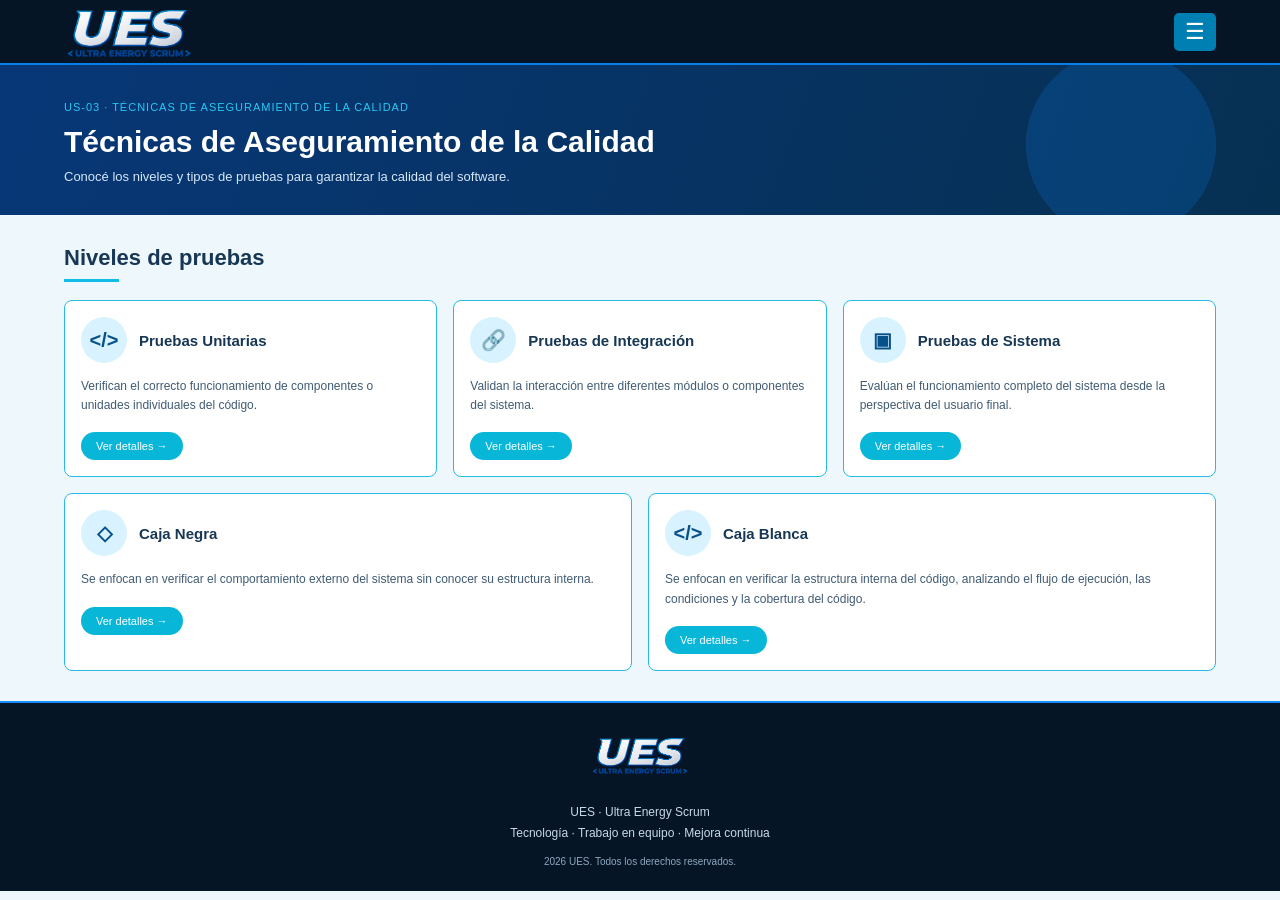
<file: Html/aseguramiento_de_calidad.html>
<!DOCTYPE html>
<html lang="es">

<head>
    <meta charset="UTF-8">
    <meta name="viewport" content="width=device-width, initial-scale=1.0">
    <title>Técnicas de Aseguramiento de la Calidad</title>
    <link rel="stylesheet" href="../css/aseguramiento_de_calidad.css">
     <link rel="icon" type="image/png" href="../imagenes/LOGOUES2.png">
  <link rel="stylesheet" href="../css/navegacion.css">
</head>

<body>

    <header class="encabezado">

        <a href="../Html/Inicio.html" class="logo">
            <img src="../imagenes/LOGOUES2.png" alt="UES Ultra Energy Scrum">
        </a>

        <nav class="menu" aria-label="Navegación principal">
  <button type="button" class="menu-boton" aria-label="Abrir menú" aria-expanded="false" aria-controls="menu-principal">☰</button>
  <div class="menu-opciones" id="menu-principal">
    <a href="Inicio.html">Inicio</a>
    <div class="menu-grupo">
      <div class="fila-menu"><a href="aseguramiento_de_calidad.html">Gestión de Calidad</a><button type="button" class="flecha" aria-label="Mostrar subsecciones de Gestión de Calidad" aria-expanded="false" aria-controls="submenu-gestion">▾</button></div>
      <ul class="submenu" id="submenu-gestion">
        <li><span class="menu-pendiente">US-02 Fundamentos (en desarrollo)</span></li>
        <li><a href="aseguramiento_de_calidad.html">US-03 Técnicas de aseguramiento</a></li>
        <li><a href="tecnicas_de_aseguramiento.html">US-04 Herramientas de calidad</a></li>
      </ul>
    </div>
    <div class="menu-grupo">
      <div class="fila-menu"><a href="SDLC.html">Procesos de desarrollo del software</a><button type="button" class="flecha" aria-label="Mostrar subsecciones de Procesos" aria-expanded="false" aria-controls="submenu-procesos">▾</button></div>
      <ul class="submenu" id="submenu-procesos">
        <li><a href="SDLC.html">Ciclo de vida del software (SDLC)</a></li>
        <li><span class="menu-pendiente">US-06 Modelos tradicionales (en desarrollo)</span></li>
        <li><span class="menu-pendiente">US-07 Modelos de desarrollo (en desarrollo)</span></li>
      </ul>
    </div>
    <div class="menu-grupo">
      <div class="fila-menu"><a href="Scrum_profundo.html">Metodologías en detalle</a><button type="button" class="flecha" aria-label="Mostrar metodologías" aria-expanded="false" aria-controls="submenu-metodologias">▾</button></div>
      <ul class="submenu" id="submenu-metodologias">
        <li><a href="Scrum_profundo.html">Scrum</a></li>
        <li><a href="kanban_profundo.html">Kanban</a></li>
      </ul>
    </div>
    <div class="menu-grupo">
      <div class="fila-menu"><span class="menu-etiqueta">Recursos y aprendizaje</span><button type="button" class="flecha" aria-label="Mostrar recursos planificados" aria-expanded="false" aria-controls="submenu-recursos">▾</button></div>
      <ul class="submenu" id="submenu-recursos">
        <li><span class="menu-pendiente">US-12 Glosario (en desarrollo)</span></li>
        <li><span class="menu-pendiente">US-13 Preguntas frecuentes (en desarrollo)</span></li>
        <li><span class="menu-pendiente">US-14 Enlaces de interés (en desarrollo)</span></li>
        <li><span class="menu-pendiente">US-15 Ejercicios (en desarrollo)</span></li>
      </ul>
    </div>
    <a href="nosotros.html">Sobre nosotros</a>
    <a href="Formulario.html">Contacto</a>
    <div class="menu-grupo">
      <div class="fila-menu"><a href="cuadro_comparativo.html">Herramientas interactivas</a><button type="button" class="flecha" aria-label="Mostrar herramientas interactivas" aria-expanded="false" aria-controls="submenu-interactivas">▾</button></div>
      <ul class="submenu" id="submenu-interactivas">
        <li><a href="cuadro_comparativo.html">US-18 Comparador de metodologías</a></li>
        <li><a href="Encuesta.html">US-19 Encuesta metodológica</a></li>
      </ul>
    </div>
  </div>
</nav>

    </header>


    <section class="portada">

        <div class="portada-texto">

            <span class="etiqueta">
                US-03 · TÉCNICAS DE ASEGURAMIENTO DE LA CALIDAD
            </span>

            <h1>Técnicas de Aseguramiento de la Calidad</h1>

            <p>
                Conocé los niveles y tipos de pruebas para garantizar
                la calidad del software.
            </p>

        </div>

        <div class="circulo"></div>

    </section>
    <main>

        <section class="seccion" id="procesos">

            <h2>Niveles de pruebas</h2>

            <div class="linea"></div>

            <div class="tarjetas">

                <article class="tarjeta">

                    <div class="cabecera-tarjeta">

                        <div class="icono">&lt;/&gt;</div>

                        <h3>Pruebas Unitarias</h3>

                    </div>

                    <p>
                        Verifican el correcto funcionamiento de componentes
                        o unidades individuales del código.
                    </p>

                    <button class="ver-detalles" data-detalle="detalle1">
                        Ver detalles →
                    </button>

                    <p class="detalle" id="detalle1">
                        Se realizan para comprobar que cada parte del
                        programa funcione correctamente por separado.
                    </p>

                </article>


                <article class="tarjeta">

                    <div class="cabecera-tarjeta">

                        <div class="icono">🔗</div>

                        <h3>Pruebas de Integración</h3>

                    </div>

                    <p>
                        Validan la interacción entre diferentes módulos
                        o componentes del sistema.
                    </p>

                    <button class="ver-detalles" data-detalle="detalle2">
                        Ver detalles →
                    </button>

                    <p class="detalle" id="detalle2">
                        Comprueban que los módulos puedan comunicarse
                        correctamente y trabajar juntos.
                    </p>

                </article>


                <article class="tarjeta">

                    <div class="cabecera-tarjeta">

                        <div class="icono">▣</div>

                        <h3>Pruebas de Sistema</h3>

                    </div>

                    <p>
                        Evalúan el funcionamiento completo del sistema
                        desde la perspectiva del usuario final.
                    </p>

                    <button class="ver-detalles" data-detalle="detalle3">
                        Ver detalles →
                    </button>

                    <p class="detalle" id="detalle3">
                        Se prueba el programa completo para verificar
                        que cumpla con los requisitos establecidos.
                    </p>

                </article>


                <article class="tarjeta tarjeta-grande">

                    <div class="cabecera-tarjeta">

                        <div class="icono">◇</div>

                        <h3>Caja Negra</h3>

                    </div>

                    <p>
                        Se enfocan en verificar el comportamiento externo
                        del sistema sin conocer su estructura interna.
                    </p>

                    <button class="ver-detalles" data-detalle="detalle4">
                        Ver detalles →
                    </button>

                    <p class="detalle" id="detalle4">
                        Se ingresan datos y se comprueban los resultados
                        para ver si el programa funciona como se espera.
                    </p>

                </article>


                <article class="tarjeta tarjeta-grande">

                    <div class="cabecera-tarjeta">

                        <div class="icono">&lt;/&gt;</div>

                        <h3>Caja Blanca</h3>

                    </div>

                    <p>
                        Se enfocan en verificar la estructura interna del
                        código, analizando el flujo de ejecución,
                        las condiciones y la cobertura del código.
                    </p>

                    <button class="ver-detalles" data-detalle="detalle5">
                        Ver detalles →
                    </button>

                    <p class="detalle" id="detalle5">
                        Se revisa el código para comprobar las instrucciones,
                        condiciones y caminos que puede seguir el programa.
                    </p>

                </article>

            </div>

        </section>

    </main>


    <footer>

        <img src="../imagenes/LOGOUES2.png" alt="UES Ultra Energy Scrum">

        <p>UES · Ultra Energy Scrum</p>

        <p>Tecnología · Trabajo en equipo · Mejora continua</p>

            <p class="copyright">
               2026 UES. Todos los derechos reservados.
            </p>

    </footer>


        <script src="../js/aseguramiento_de_calidad.js"></script>

      <script src="../js/navegacion.js"></script>
</body>

</html>
</file>
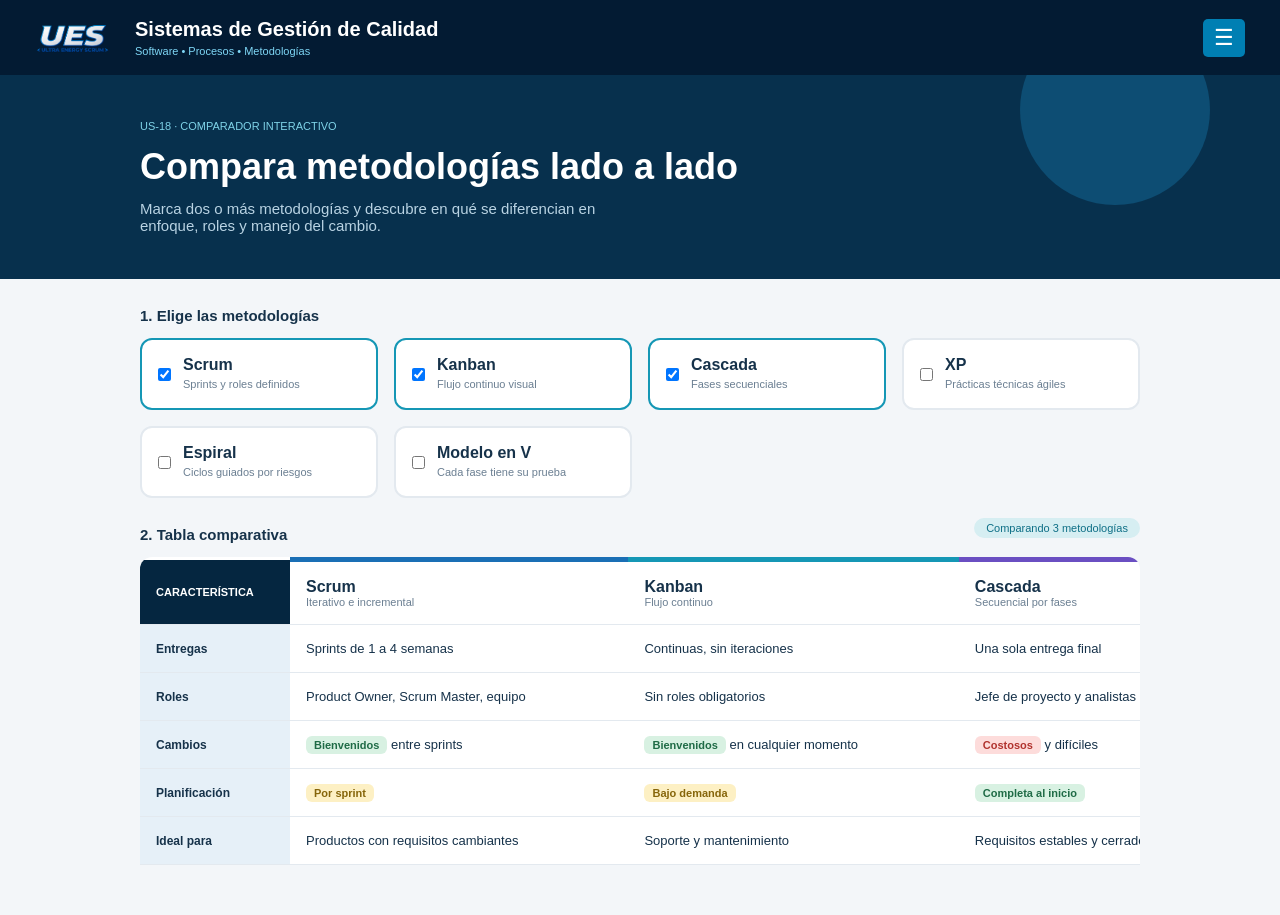
<file: Html/cuadro_comparativo.html>
<!DOCTYPE html>
<html lang="es">
<head>
  <meta charset="UTF-8">
  <meta name="viewport" content="width=device-width, initial-scale=1">
  <title>UES - Comparador de metodologías</title>
  <link rel="stylesheet" href="../css/cuadro_comparativo.css">
   <link rel="icon" type="image/png" href="../imagenes/LOGOUES2.png">
  <link rel="stylesheet" href="../css/navegacion.css">
</head>
<body>

  <header>

        <div class="logo">
            <img src="../imagenes/LOGOUES2.png" alt="Logo UES">
        </div>

        <div class="titulo">
            <h1>Sistemas de Gestión de Calidad</h1>
            <p>Software • Procesos • Metodologías</p>
        </div>

        <nav class="menu" aria-label="Navegación principal">
  <button type="button" class="menu-boton" aria-label="Abrir menú" aria-expanded="false" aria-controls="menu-principal">☰</button>
  <div class="menu-opciones" id="menu-principal">
    <a href="Inicio.html">Inicio</a>
    <div class="menu-grupo">
      <div class="fila-menu"><a href="aseguramiento_de_calidad.html">Gestión de Calidad</a><button type="button" class="flecha" aria-label="Mostrar subsecciones de Gestión de Calidad" aria-expanded="false" aria-controls="submenu-gestion">▾</button></div>
      <ul class="submenu" id="submenu-gestion">
        <li><span class="menu-pendiente">US-02 Fundamentos (en desarrollo)</span></li>
        <li><a href="aseguramiento_de_calidad.html">US-03 Técnicas de aseguramiento</a></li>
        <li><a href="tecnicas_de_aseguramiento.html">US-04 Herramientas de calidad</a></li>
      </ul>
    </div>
    <div class="menu-grupo">
      <div class="fila-menu"><a href="SDLC.html">Procesos de desarrollo del software</a><button type="button" class="flecha" aria-label="Mostrar subsecciones de Procesos" aria-expanded="false" aria-controls="submenu-procesos">▾</button></div>
      <ul class="submenu" id="submenu-procesos">
        <li><a href="SDLC.html">Ciclo de vida del software (SDLC)</a></li>
        <li><span class="menu-pendiente">US-06 Modelos tradicionales (en desarrollo)</span></li>
        <li><span class="menu-pendiente">US-07 Modelos de desarrollo (en desarrollo)</span></li>
      </ul>
    </div>
    <div class="menu-grupo">
      <div class="fila-menu"><a href="Scrum_profundo.html">Metodologías en detalle</a><button type="button" class="flecha" aria-label="Mostrar metodologías" aria-expanded="false" aria-controls="submenu-metodologias">▾</button></div>
      <ul class="submenu" id="submenu-metodologias">
        <li><a href="Scrum_profundo.html">Scrum</a></li>
        <li><a href="kanban_profundo.html">Kanban</a></li>
      </ul>
    </div>
    <div class="menu-grupo">
      <div class="fila-menu"><span class="menu-etiqueta">Recursos y aprendizaje</span><button type="button" class="flecha" aria-label="Mostrar recursos planificados" aria-expanded="false" aria-controls="submenu-recursos">▾</button></div>
      <ul class="submenu" id="submenu-recursos">
        <li><span class="menu-pendiente">US-12 Glosario (en desarrollo)</span></li>
        <li><span class="menu-pendiente">US-13 Preguntas frecuentes (en desarrollo)</span></li>
        <li><span class="menu-pendiente">US-14 Enlaces de interés (en desarrollo)</span></li>
        <li><span class="menu-pendiente">US-15 Ejercicios (en desarrollo)</span></li>
      </ul>
    </div>
    <a href="nosotros.html">Sobre nosotros</a>
    <a href="Formulario.html">Contacto</a>
    <div class="menu-grupo">
      <div class="fila-menu"><a href="cuadro_comparativo.html">Herramientas interactivas</a><button type="button" class="flecha" aria-label="Mostrar herramientas interactivas" aria-expanded="false" aria-controls="submenu-interactivas">▾</button></div>
      <ul class="submenu" id="submenu-interactivas">
        <li><a href="cuadro_comparativo.html">US-18 Comparador de metodologías</a></li>
        <li><a href="Encuesta.html">US-19 Encuesta metodológica</a></li>
      </ul>
    </div>
  </div>
</nav>

    </header>

  <!-- PORTADA -->
  <div class="portada">
    <div class="circulo"></div>
    <div class="contenedor">
      <p class="etiqueta">US-18 · COMPARADOR INTERACTIVO</p>
      <h1>Compara metodologías lado a lado</h1>
      <p class="descripcion">Marca dos o más metodologías y descubre en qué se diferencian en enfoque, roles y manejo del cambio.</p>
    </div>
  </div>

  <div class="contenedor">

    <h2>1. Elige las metodologías</h2>

    <div class="tarjetas">
      <label class="tarjeta marcada" id="card-scrum">
        <input type="checkbox" id="chk-scrum" checked onclick="mostrar()">
        <span><b>Scrum</b><br><small>Sprints y roles definidos</small></span>
      </label>

      <label class="tarjeta marcada" id="card-kanban">
        <input type="checkbox" id="chk-kanban" checked onclick="mostrar()">
        <span><b>Kanban</b><br><small>Flujo continuo visual</small></span>
      </label>

      <label class="tarjeta marcada" id="card-cascada">
        <input type="checkbox" id="chk-cascada" checked onclick="mostrar()">
        <span><b>Cascada</b><br><small>Fases secuenciales</small></span>
      </label>

      <label class="tarjeta" id="card-xp">
        <input type="checkbox" id="chk-xp" onclick="mostrar()">
        <span><b>XP</b><br><small>Prácticas técnicas ágiles</small></span>
      </label>

      <!-- METODOLOGÍAS AGREGADAS -->
      <label class="tarjeta" id="card-espiral">
        <input type="checkbox" id="chk-espiral" onclick="mostrar()">
        <span><b>Espiral</b><br><small>Ciclos guiados por riesgos</small></span>
      </label>

      <label class="tarjeta" id="card-modelov">
        <input type="checkbox" id="chk-modelov" onclick="mostrar()">
        <span><b>Modelo en V</b><br><small>Cada fase tiene su prueba</small></span>
      </label>
    </div>

    <div class="titulo-tabla">
      <h2>2. Tabla comparativa</h2>
      <span class="contador" id="contador">Comparando 3 metodologías</span>
    </div>

    <p class="aviso" id="aviso">Selecciona al menos 2 metodologías para comparar.</p>

    <div class="caja-tabla">
      <table>
        <tr>
          <th class="esquina">CARACTERÍSTICA</th>
          <th class="col-scrum borde-scrum"><span class="nombre">Scrum</span><span class="sub">Iterativo e incremental</span></th>
          <th class="col-kanban borde-kanban"><span class="nombre">Kanban</span><span class="sub">Flujo continuo</span></th>
          <th class="col-cascada borde-cascada"><span class="nombre">Cascada</span><span class="sub">Secuencial por fases</span></th>
          <th class="col-xp borde-xp"><span class="nombre">XP</span><span class="sub">Ciclos cortos y calidad técnica</span></th>
          <th class="col-espiral borde-espiral"><span class="nombre">Espiral</span><span class="sub">Iterativo guiado por riesgos</span></th>
          <th class="col-modelov borde-modelov"><span class="nombre">Modelo en V</span><span class="sub">Secuencial con pruebas por fase</span></th>
        </tr>

        <tr>
          <td class="lateral">Entregas</td>
          <td class="col-scrum">Sprints de 1 a 4 semanas</td>
          <td class="col-kanban">Continuas, sin iteraciones</td>
          <td class="col-cascada">Una sola entrega final</td>
          <td class="col-xp">Versiones pequeñas cada 1 o 2 semanas</td>
          <td class="col-espiral">Una versión más completa en cada ciclo</td>
          <td class="col-modelov">Una sola entrega final, validada fase por fase</td>
        </tr>

        <tr>
          <td class="lateral">Roles</td>
          <td class="col-scrum">Product Owner, Scrum Master, equipo</td>
          <td class="col-kanban">Sin roles obligatorios</td>
          <td class="col-cascada">Jefe de proyecto y analistas</td>
          <td class="col-xp">Cliente, programadores y coach</td>
          <td class="col-espiral">Jefe de proyecto, analistas de riesgos y equipo técnico</td>
          <td class="col-modelov">Jefe de proyecto, analistas, desarrolladores y testers</td>
        </tr>

        <tr>
          <td class="lateral">Cambios</td>
          <td class="col-scrum"><span class="verde">Bienvenidos</span> entre sprints</td>
          <td class="col-kanban"><span class="verde">Bienvenidos</span> en cualquier momento</td>
          <td class="col-cascada"><span class="rojo">Costosos</span> y difíciles</td>
          <td class="col-xp"><span class="verde">Bienvenidos</span> en todo momento</td>
          <td class="col-espiral"><span class="amarillo">Moderados</span> entre ciclos</td>
          <td class="col-modelov"><span class="rojo">Costosos</span> y difíciles</td>
        </tr>

        <tr>
          <td class="lateral">Planificación</td>
          <td class="col-scrum"><span class="amarillo">Por sprint</span></td>
          <td class="col-kanban"><span class="amarillo">Bajo demanda</span></td>
          <td class="col-cascada"><span class="verde">Completa al inicio</span></td>
          <td class="col-xp"><span class="amarillo">Por iteración</span></td>
          <td class="col-espiral"><span class="amarillo">Por ciclo</span></td>
          <td class="col-modelov"><span class="verde">Completa al inicio</span></td>
        </tr>

        <tr>
          <td class="lateral">Ideal para</td>
          <td class="col-scrum">Productos con requisitos cambiantes</td>
          <td class="col-kanban">Soporte y mantenimiento</td>
          <td class="col-cascada">Requisitos estables y cerrados</td>
          <td class="col-xp">Equipos pequeños con alta calidad técnica</td>
          <td class="col-espiral">Proyectos grandes, costosos y con muchos riesgos</td>
          <td class="col-modelov">Sistemas críticos donde las pruebas son clave</td>
        </tr>
      </table>
    </div>

  </div>

  <script src="../js/metodologias.js"></script>
  <script src="../js/navegacion.js"></script>
</body>
</html>
</file>
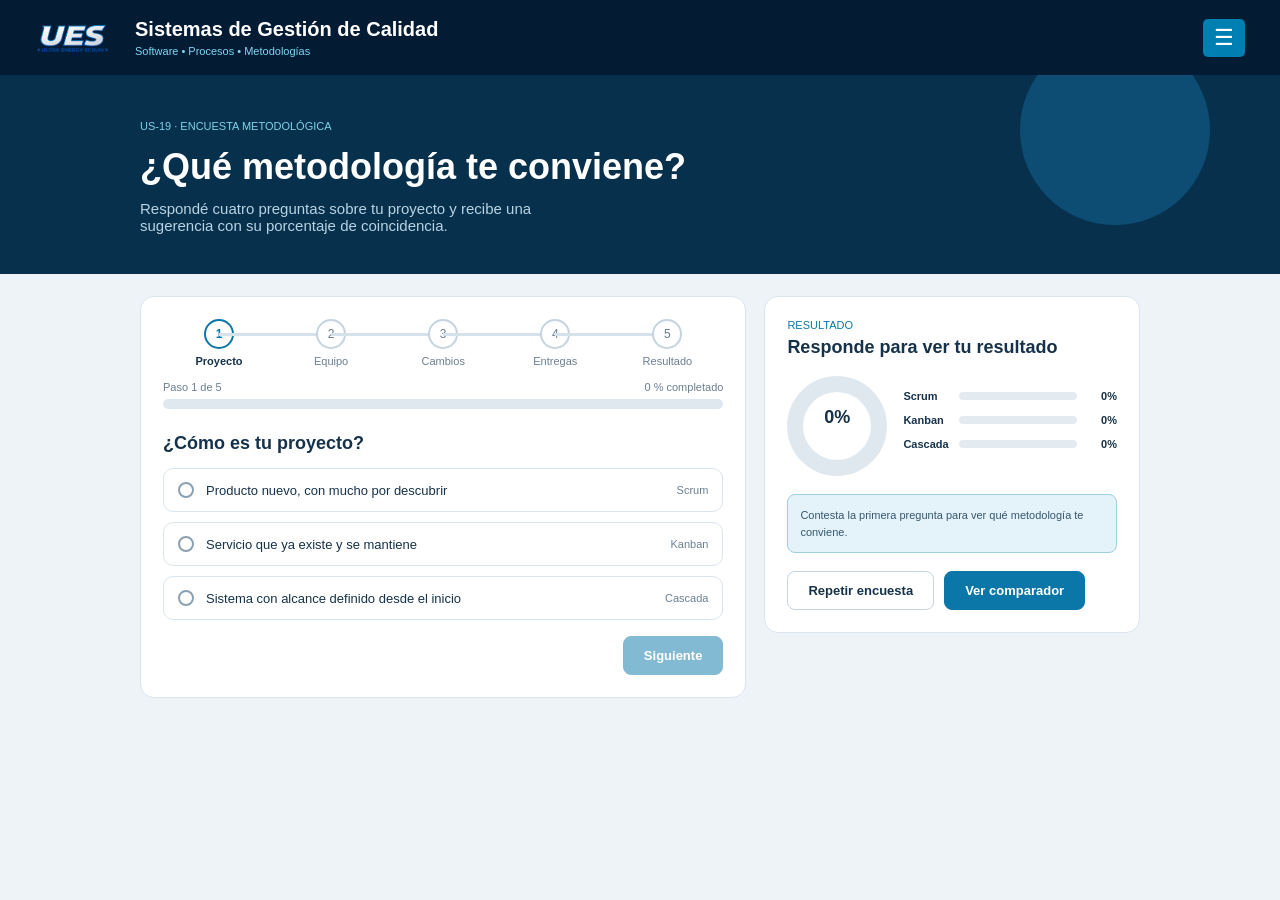
<file: Html/Encuesta.html>
<!DOCTYPE html>
<html lang="es">
<head>
  <meta charset="UTF-8">
  <meta name="viewport" content="width=device-width, initial-scale=1">
  <title>UES - Encuesta metodológica</title>
  <link rel="stylesheet" href="../css/met_conveniente.css">
   <link rel="icon" type="image/png" href="../imagenes/LOGOUES2.png">
  <link rel="stylesheet" href="../css/navegacion.css">
</head>
<body>

  <!-- ENCABEZADO -->
  <header>

        <div class="logo">
            <img src="../imagenes/LOGOUES2.png" alt="Logo UES">
        </div>

        <div class="titulo">
            <h1>Sistemas de Gestión de Calidad</h1>
            <p>Software • Procesos • Metodologías</p>
        </div>

        <nav class="menu" aria-label="Navegación principal">
  <button type="button" class="menu-boton" aria-label="Abrir menú" aria-expanded="false" aria-controls="menu-principal">☰</button>
  <div class="menu-opciones" id="menu-principal">
    <a href="Inicio.html">Inicio</a>
    <div class="menu-grupo">
      <div class="fila-menu"><a href="aseguramiento_de_calidad.html">Gestión de Calidad</a><button type="button" class="flecha" aria-label="Mostrar subsecciones de Gestión de Calidad" aria-expanded="false" aria-controls="submenu-gestion">▾</button></div>
      <ul class="submenu" id="submenu-gestion">
        <li><span class="menu-pendiente">US-02 Fundamentos (en desarrollo)</span></li>
        <li><a href="aseguramiento_de_calidad.html">US-03 Técnicas de aseguramiento</a></li>
        <li><a href="tecnicas_de_aseguramiento.html">US-04 Herramientas de calidad</a></li>
      </ul>
    </div>
    <div class="menu-grupo">
      <div class="fila-menu"><a href="SDLC.html">Procesos de desarrollo del software</a><button type="button" class="flecha" aria-label="Mostrar subsecciones de Procesos" aria-expanded="false" aria-controls="submenu-procesos">▾</button></div>
      <ul class="submenu" id="submenu-procesos">
        <li><a href="SDLC.html">Ciclo de vida del software (SDLC)</a></li>
        <li><span class="menu-pendiente">US-06 Modelos tradicionales (en desarrollo)</span></li>
        <li><span class="menu-pendiente">US-07 Modelos de desarrollo (en desarrollo)</span></li>
      </ul>
    </div>
    <div class="menu-grupo">
      <div class="fila-menu"><a href="Scrum_profundo.html">Metodologías en detalle</a><button type="button" class="flecha" aria-label="Mostrar metodologías" aria-expanded="false" aria-controls="submenu-metodologias">▾</button></div>
      <ul class="submenu" id="submenu-metodologias">
        <li><a href="Scrum_profundo.html">Scrum</a></li>
        <li><a href="kanban_profundo.html">Kanban</a></li>
      </ul>
    </div>
    <div class="menu-grupo">
      <div class="fila-menu"><span class="menu-etiqueta">Recursos y aprendizaje</span><button type="button" class="flecha" aria-label="Mostrar recursos planificados" aria-expanded="false" aria-controls="submenu-recursos">▾</button></div>
      <ul class="submenu" id="submenu-recursos">
        <li><span class="menu-pendiente">US-12 Glosario (en desarrollo)</span></li>
        <li><span class="menu-pendiente">US-13 Preguntas frecuentes (en desarrollo)</span></li>
        <li><span class="menu-pendiente">US-14 Enlaces de interés (en desarrollo)</span></li>
        <li><span class="menu-pendiente">US-15 Ejercicios (en desarrollo)</span></li>
      </ul>
    </div>
    <a href="nosotros.html">Sobre nosotros</a>
    <a href="Formulario.html">Contacto</a>
    <div class="menu-grupo">
      <div class="fila-menu"><a href="cuadro_comparativo.html">Herramientas interactivas</a><button type="button" class="flecha" aria-label="Mostrar herramientas interactivas" aria-expanded="false" aria-controls="submenu-interactivas">▾</button></div>
      <ul class="submenu" id="submenu-interactivas">
        <li><a href="cuadro_comparativo.html">US-18 Comparador de metodologías</a></li>
        <li><a href="Encuesta.html">US-19 Encuesta metodológica</a></li>
      </ul>
    </div>
  </div>
</nav>

    </header>

  <!-- PORTADA -->
  <div class="portada">
    <div class="circulo"></div>
    <div class="contenedor">
      <p class="etiqueta">US-19 · ENCUESTA METODOLÓGICA</p>
      <h1>¿Qué metodología te conviene?</h1>
      <p class="descripcion">Respondé cuatro preguntas sobre tu proyecto y recibe una sugerencia con su porcentaje de coincidencia.</p>
    </div>
  </div>

  <!-- CONTENIDO -->
  <div class="contenedor columnas">

    <!-- Tarjeta de la encuesta -->
    <div class="tarjeta-grande izquierda">

      <div class="pasos">
        <div class="paso" id="paso1"><div class="bolita"></div>Proyecto</div>
        <div class="paso" id="paso2"><div class="bolita"></div>Equipo</div>
        <div class="paso" id="paso3"><div class="bolita"></div>Cambios</div>
        <div class="paso" id="paso4"><div class="bolita"></div>Entregas</div>
        <div class="paso" id="paso5"><div class="bolita"></div>Resultado</div>
      </div>

      <div class="texto-progreso">
        <span id="textoPaso">Paso 1 de 5</span>
        <span id="textoPorcentaje">0 % completado</span>
      </div>
      <div class="barra-fondo"><div class="barra-relleno" id="barra"></div></div>

      <h3 id="pregunta"></h3>
      <div id="opciones"></div>

      <div class="botones">
        <button class="boton-claro" id="btnAnterior" onclick="anterior()">Anterior</button>
        <button class="boton-azul" id="btnSiguiente" onclick="siguiente()">Siguiente</button>
      </div>
    </div>

    <!-- Tarjeta del resultado -->
    <div class="tarjeta-grande derecha">
      <p class="mini-titulo">RESULTADO</p>
      <h3 id="tituloResultado">Respondé la encuesta para ver el resultado</h3>

      <div class="resultado-medio">
        <div class="dona" id="dona">
          <div class="dona-centro">
            <b id="donaPorcentaje">0%</b>
            <small id="donaNombre">Scrum</small>
          </div>
        </div>

        <div class="barras">
          <div class="fila-barra">
            <span class="nombre-barra">Scrum</span>
            <div class="pista"><div class="relleno c-scrum" id="barraScrum"></div></div>
            <span class="valor" id="valorScrum">0%</span>
          </div>
          <div class="fila-barra">
            <span class="nombre-barra">Kanban</span>
            <div class="pista"><div class="relleno c-kanban" id="barraKanban"></div></div>
            <span class="valor" id="valorKanban">0%</span>
          </div>
          <div class="fila-barra">
            <span class="nombre-barra">Cascada</span>
            <div class="pista"><div class="relleno c-cascada" id="barraCascada"></div></div>
            <span class="valor" id="valorCascada">0%</span>
          </div>
        </div>
      </div>

      <div class="mensaje" id="mensaje"></div>

      <div class="botones-resultado">
        <button class="boton-claro" onclick="repetir()">Repetir encuesta</button>
        <a href="cuadro_comparativo.html" class="boton-azul">Ver comparador</a>
      </div>
    </div>

  </div>

  <script src="../js/met_conveniente.js"></script>
  <script src="../js/navegacion.js"></script>
</body>
</html>
</file>
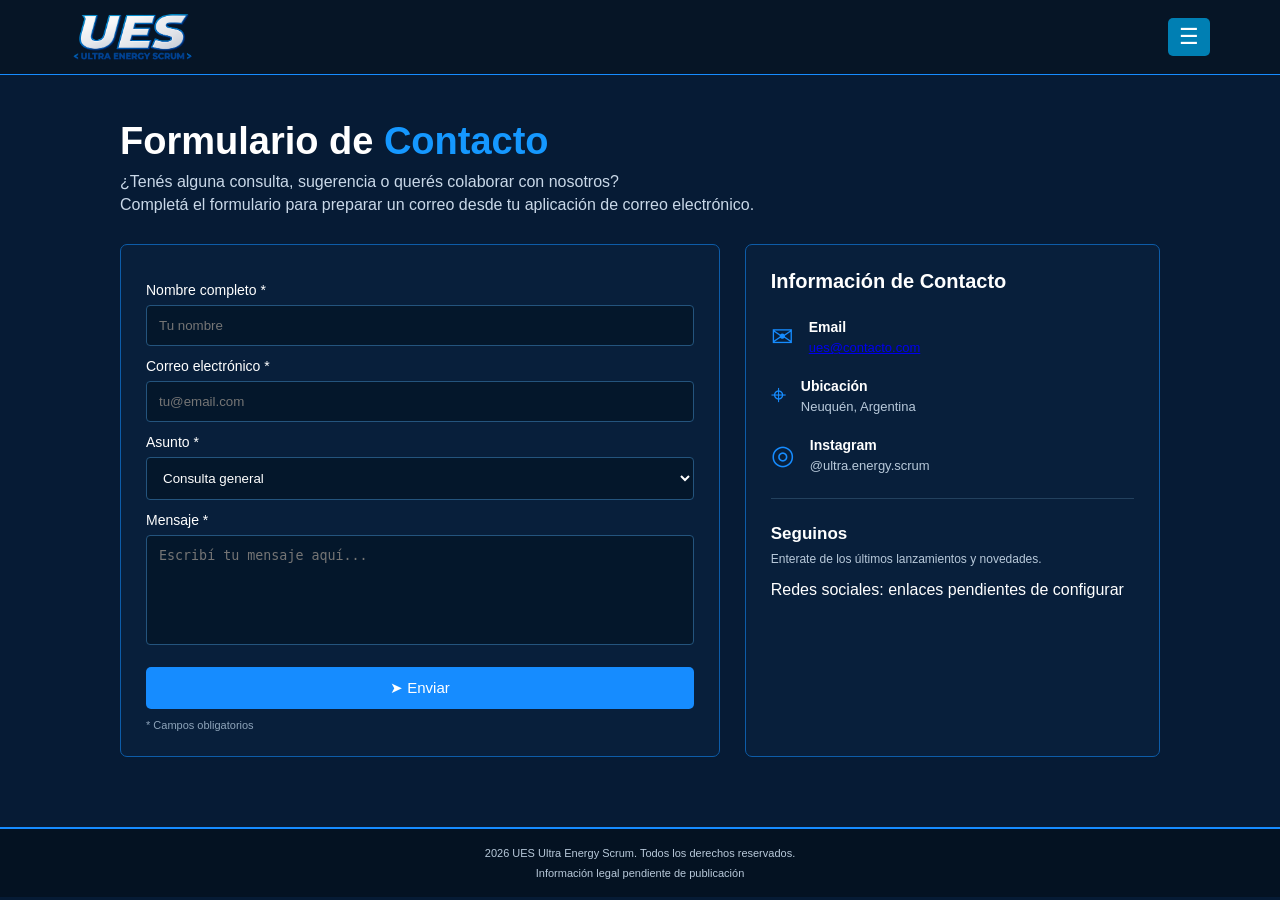
<file: Html/Formulario.html>
<!DOCTYPE html>
<html lang="es">
<head>
    <meta charset="UTF-8">
    <meta name="viewport" content="width=device-width, initial-scale=1.0">

    <title>Formulario | Ultra Energy Scrum</title>

    <link rel="stylesheet" href="../css/Formulario.css">
     <link rel="icon" type="image/png" href="../imagenes/LOGOUES2.png">
  <link rel="stylesheet" href="../css/navegacion.css">
</head>

<body>

    <header class="navbar">

        <a href="../Html/Inicio.html">
            <img src="../imagenes/LOGOUES2.png" alt="Ultra Energy Scrum">
        </a>



     <nav class="menu" aria-label="Navegación principal">
  <button type="button" class="menu-boton" aria-label="Abrir menú" aria-expanded="false" aria-controls="menu-principal">☰</button>
  <div class="menu-opciones" id="menu-principal">
    <a href="Inicio.html">Inicio</a>
    <div class="menu-grupo">
      <div class="fila-menu"><a href="aseguramiento_de_calidad.html">Gestión de Calidad</a><button type="button" class="flecha" aria-label="Mostrar subsecciones de Gestión de Calidad" aria-expanded="false" aria-controls="submenu-gestion">▾</button></div>
      <ul class="submenu" id="submenu-gestion">
        <li><span class="menu-pendiente">US-02 Fundamentos (en desarrollo)</span></li>
        <li><a href="aseguramiento_de_calidad.html">US-03 Técnicas de aseguramiento</a></li>
        <li><a href="tecnicas_de_aseguramiento.html">US-04 Herramientas de calidad</a></li>
      </ul>
    </div>
    <div class="menu-grupo">
      <div class="fila-menu"><a href="SDLC.html">Procesos de desarrollo del software</a><button type="button" class="flecha" aria-label="Mostrar subsecciones de Procesos" aria-expanded="false" aria-controls="submenu-procesos">▾</button></div>
      <ul class="submenu" id="submenu-procesos">
        <li><a href="SDLC.html">Ciclo de vida del software (SDLC)</a></li>
        <li><span class="menu-pendiente">US-06 Modelos tradicionales (en desarrollo)</span></li>
        <li><span class="menu-pendiente">US-07 Modelos de desarrollo (en desarrollo)</span></li>
      </ul>
    </div>
    <div class="menu-grupo">
      <div class="fila-menu"><a href="Scrum_profundo.html">Metodologías en detalle</a><button type="button" class="flecha" aria-label="Mostrar metodologías" aria-expanded="false" aria-controls="submenu-metodologias">▾</button></div>
      <ul class="submenu" id="submenu-metodologias">
        <li><a href="Scrum_profundo.html">Scrum</a></li>
        <li><a href="kanban_profundo.html">Kanban</a></li>
      </ul>
    </div>
    <div class="menu-grupo">
      <div class="fila-menu"><span class="menu-etiqueta">Recursos y aprendizaje</span><button type="button" class="flecha" aria-label="Mostrar recursos planificados" aria-expanded="false" aria-controls="submenu-recursos">▾</button></div>
      <ul class="submenu" id="submenu-recursos">
        <li><span class="menu-pendiente">US-12 Glosario (en desarrollo)</span></li>
        <li><span class="menu-pendiente">US-13 Preguntas frecuentes (en desarrollo)</span></li>
        <li><span class="menu-pendiente">US-14 Enlaces de interés (en desarrollo)</span></li>
        <li><span class="menu-pendiente">US-15 Ejercicios (en desarrollo)</span></li>
      </ul>
    </div>
    <a href="nosotros.html">Sobre nosotros</a>
    <a href="Formulario.html">Contacto</a>
    <div class="menu-grupo">
      <div class="fila-menu"><a href="cuadro_comparativo.html">Herramientas interactivas</a><button type="button" class="flecha" aria-label="Mostrar herramientas interactivas" aria-expanded="false" aria-controls="submenu-interactivas">▾</button></div>
      <ul class="submenu" id="submenu-interactivas">
        <li><a href="cuadro_comparativo.html">US-18 Comparador de metodologías</a></li>
        <li><a href="Encuesta.html">US-19 Encuesta metodológica</a></li>
      </ul>
    </div>
  </div>
</nav>
    </header>

    <main id="contacto">

        <section class="contacto">

            <div class="titulo">

                <h1>
                    Formulario de <span>Contacto</span>
                </h1>

                <p>
                    ¿Tenés alguna consulta, sugerencia o querés colaborar con nosotros?
                </p>

                <p>
                    Completá el formulario para preparar un correo desde tu aplicación de correo electrónico.
                </p>

            </div>


            <div class="contenido">

                <form class="formulario" id="formularioContacto">

                    <label for="contacto-nombre">Nombre completo *</label>

                    <input id="contacto-nombre" name="nombre" type="text" placeholder="Tu nombre" autocomplete="name" required>


                    <label for="contacto-email">Correo electrónico *</label>

                    <input id="contacto-email" name="email" type="email" placeholder="tu@email.com" autocomplete="email" required>


                    <label for="contacto-asunto">Asunto *</label>

                    <select id="contacto-asunto" name="asunto" required>

                        <option>Consulta general</option>
                        <option>Información</option>
                        <option>Colaboración</option>
                        <option>Otro</option>

                    </select>


                    <label for="contacto-mensaje">Mensaje *</label>

                    <textarea id="contacto-mensaje" name="mensaje" placeholder="Escribí tu mensaje aquí..." required></textarea>


                   <button type="submit" id="enviarBtn">
                     ➤ Enviar
                    </button>

                    <p class="mensaje-exito" id="mensajeExito">
                        Se preparó el correo. Confirmá el envío en tu aplicación de correo; el sitio no envía mensajes automáticamente.
                    </p>

                    <p class="obligatorio">
                        * Campos obligatorios
                    </p>

                </form>


                <div class="informacion">

                    <h2>
                        Información de Contacto
                    </h2>

                    <div class="dato">
                        <span>✉</span>

                        <div>
                            <strong>Email</strong>
                            <p><a href="mailto:ues@contacto.com">ues@contacto.com</a></p>
                        </div>
                    </div>


                    <div class="dato">
                        <span>⌖</span>

                        <div>
                            <strong>Ubicación</strong>
                            <p>Neuquén, Argentina</p>
                        </div>
                    </div>


                    <div class="dato">
                        <span>◎</span>

                        <div>
                            <strong>Instagram</strong>
                            <p>@ultra.energy.scrum</p>
                        </div>
                    </div>


                    <hr>


                    <h3>Seguinos</h3>

                    <p>
                        Enterate de los últimos lanzamientos y novedades.
                    </p>

                    <div class="redes">

                        <span aria-label="Redes sociales pendientes de configurar">Redes sociales: enlaces pendientes de configurar</span>

                    </div>

                </div>

            </div>

        </section>

    </main>


    <footer>

        <p>
             2026 UES Ultra Energy Scrum. Todos los derechos reservados.
        </p>

        <div>
            <span>Información legal pendiente de publicación</span>
        </div>

    </footer>


    <script src="../js/Formulario.js"></script>

  <script src="../js/navegacion.js"></script>
</body>
</html>
</file>
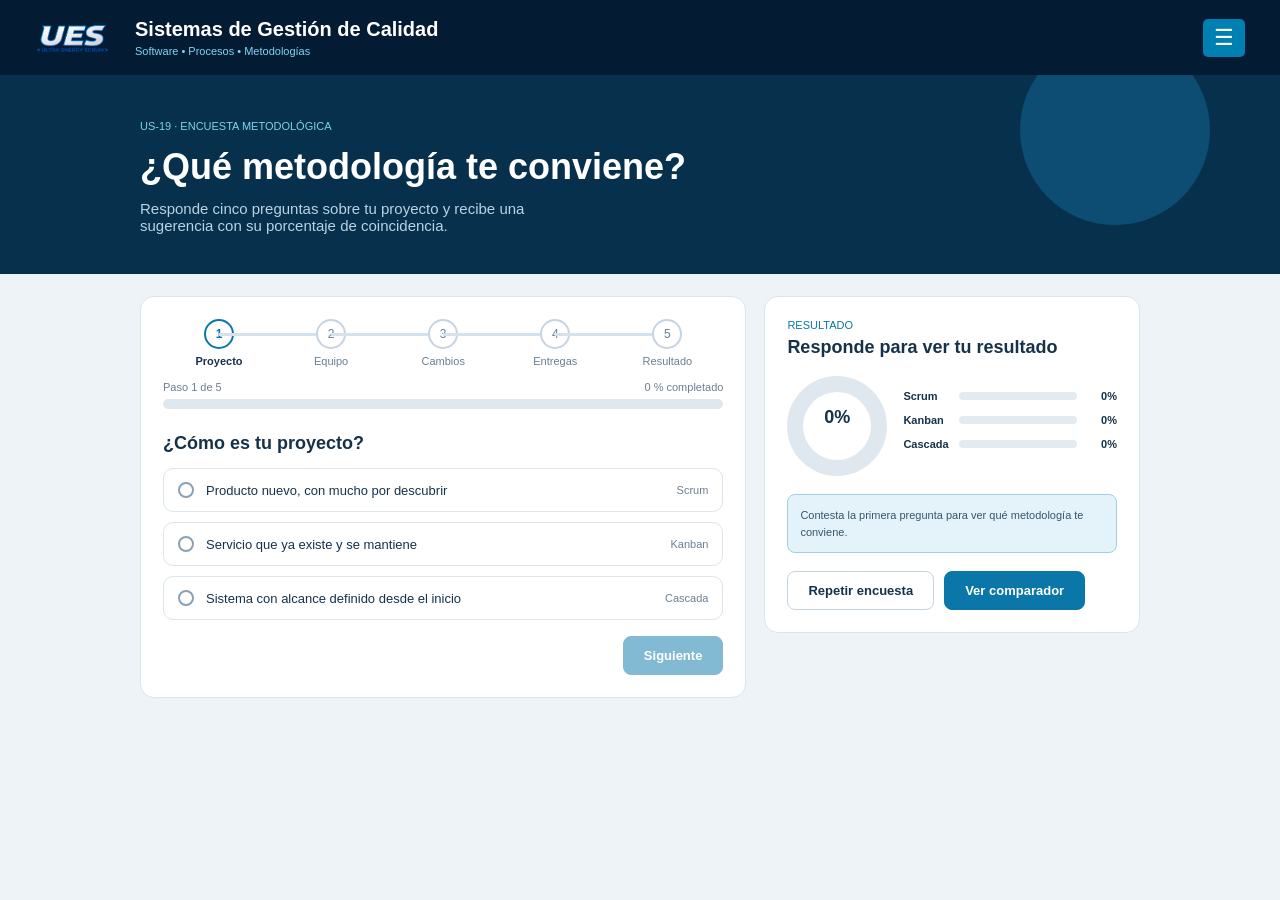
<file: Html/met_Conveniente.html>
<!DOCTYPE html>
<html lang="es">
<head>
  <meta charset="UTF-8">
  <meta name="viewport" content="width=device-width, initial-scale=1">
  <title>UES - Encuesta metodológica</title>
  <link rel="stylesheet" href="../css/met_conveniente.css">
</head>
<body>

  <!-- ENCABEZADO -->
  <header>

        <div class="logo">
            <img src="../imagenes/LOGOUES2.png" alt="Logo UES">
        </div>

        <div class="titulo">
            <h1>Sistemas de Gestión de Calidad</h1>
            <p>Software • Procesos • Metodologías</p>
        </div>

        <nav class="menu">

            <button class="menu-boton">
                ☰
            </button>

            <div class="menu-opciones">

                <a href="../Html/Inicio.html">Inicio</a>

                <a href="../Html/SDLC.html">SDLC</a>

                <a href="#procesos">
                 Procesos de Desarrollo
                </a>

                <li>
                    <div class="fila-menu">
                        <a href="../Html/herramientas_de_calidad.html">Herramientas interactivas</a>
                        <button class="flecha" onclick="abrirSubmenu()">&#9662;</button>
                    </div>
                    <ul class="submenu" id="submenu">
                        <li><a href="../Html/Metodologias.html">Metodologías ágiles</a></li>
                        <li><a href="../Html/met_Conveniente.html">Metodología conveniente</a></li>
                    </ul>
                </li>

                <a href="#recursos">
                  Recursos y Aprendizaje
                </a>

                <a href="../Html/nosotros.html">
                  Sobre Nosotros
                </a>

                <a href="../Html/Formulario.html">
                 Contacto
                 </a>

            </div>


        </nav>

    </header>

  <!-- PORTADA -->
  <div class="portada">
    <div class="circulo"></div>
    <div class="contenedor">
      <p class="etiqueta">US-19 · ENCUESTA METODOLÓGICA</p>
      <h1>¿Qué metodología te conviene?</h1>
      <p class="descripcion">Responde cinco preguntas sobre tu proyecto y recibe una sugerencia con su porcentaje de coincidencia.</p>
    </div>
  </div>

  <!-- CONTENIDO -->
  <div class="contenedor columnas">

    <!-- Tarjeta de la encuesta -->
    <div class="tarjeta-grande izquierda">

      <div class="pasos">
        <div class="paso" id="paso1"><div class="bolita"></div>Proyecto</div>
        <div class="paso" id="paso2"><div class="bolita"></div>Equipo</div>
        <div class="paso" id="paso3"><div class="bolita"></div>Cambios</div>
        <div class="paso" id="paso4"><div class="bolita"></div>Entregas</div>
        <div class="paso" id="paso5"><div class="bolita"></div>Resultado</div>
      </div>

      <div class="texto-progreso">
        <span id="textoPaso">Paso 3 de 5</span>
        <span id="textoPorcentaje">60 % completado</span>
      </div>
      <div class="barra-fondo"><div class="barra-relleno" id="barra"></div></div>

      <h3 id="pregunta"></h3>
      <div id="opciones"></div>

      <div class="botones">
        <button class="boton-claro" id="btnAnterior" onclick="anterior()">Anterior</button>
        <button class="boton-azul" id="btnSiguiente" onclick="siguiente()">Siguiente</button>
      </div>
    </div>

    <!-- Tarjeta del resultado -->
    <div class="tarjeta-grande derecha">
      <p class="mini-titulo">RESULTADO</p>
      <h3 id="tituloResultado">Tu mejor coincidencia es Scrum</h3>

      <div class="resultado-medio">
        <div class="dona" id="dona">
          <div class="dona-centro">
            <b id="donaPorcentaje">62%</b>
            <small id="donaNombre">Scrum</small>
          </div>
        </div>

        <div class="barras">
          <div class="fila-barra">
            <span class="nombre-barra">Scrum</span>
            <div class="pista"><div class="relleno c-scrum" id="barraScrum"></div></div>
            <span class="valor" id="valorScrum">62%</span>
          </div>
          <div class="fila-barra">
            <span class="nombre-barra">Kanban</span>
            <div class="pista"><div class="relleno c-kanban" id="barraKanban"></div></div>
            <span class="valor" id="valorKanban">28%</span>
          </div>
          <div class="fila-barra">
            <span class="nombre-barra">Cascada</span>
            <div class="pista"><div class="relleno c-cascada" id="barraCascada"></div></div>
            <span class="valor" id="valorCascada">10%</span>
          </div>
        </div>
      </div>

      <div class="mensaje" id="mensaje"></div>

      <div class="botones-resultado">
        <button class="boton-claro" onclick="repetir()">Repetir encuesta</button>
        <a href="index.html" class="boton-azul">Ver comparador</a>
      </div>
    </div>

  </div>

  <script src="../js/met_conveniente.js"></script>
</body>
</html>
</file>
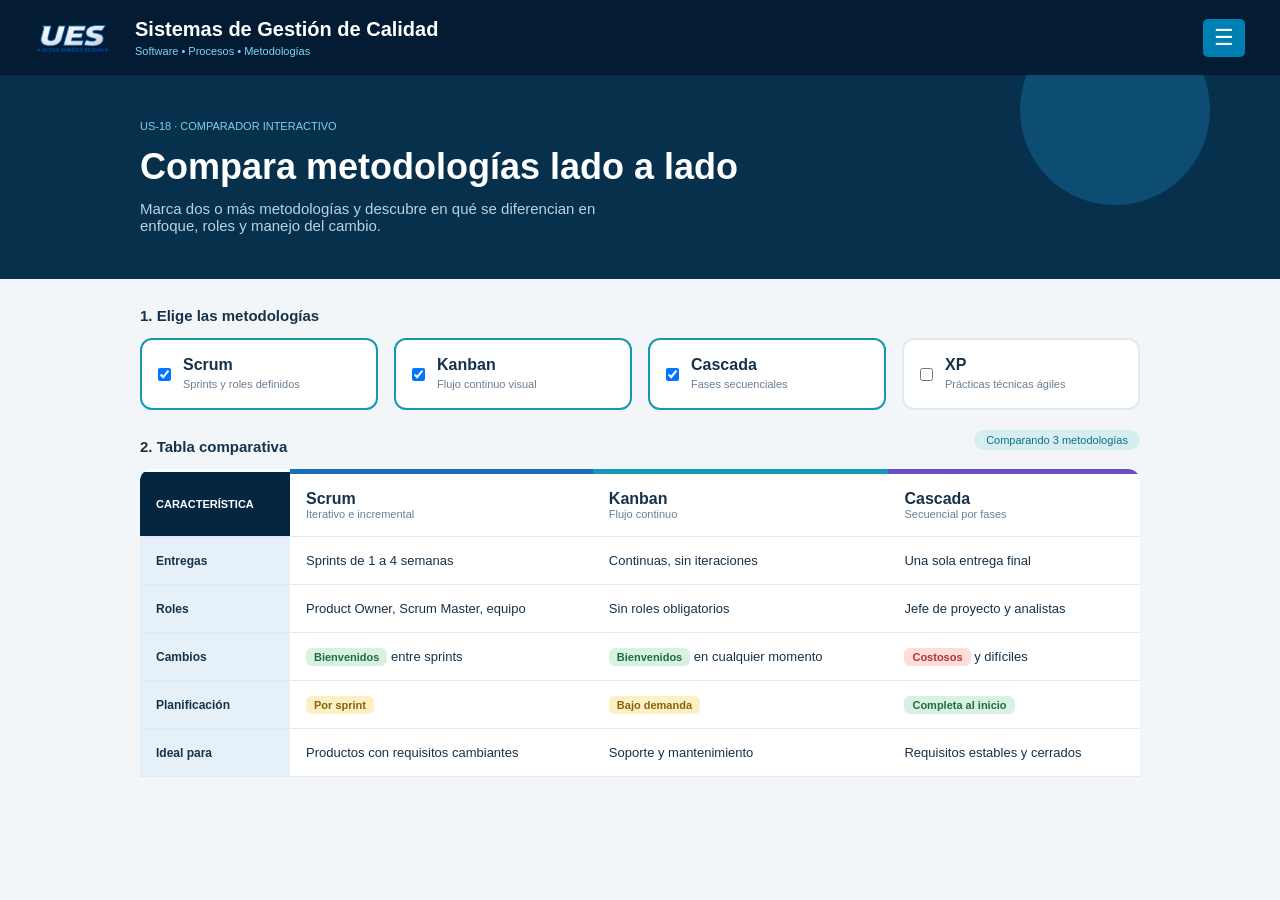
<file: Html/Metodologias.html>
<!DOCTYPE html>
<html lang="es">
<head>
  <meta charset="UTF-8">
  <meta name="viewport" content="width=device-width, initial-scale=1">
  <title>UES - Comparador de metodologías</title>
  <link rel="stylesheet" href="../css/metodologias.css">
</head>
<body>

  <header>

        <div class="logo">
            <img src="../imagenes/LOGOUES2.png" alt="Logo UES">
        </div>

        <div class="titulo">
            <h1>Sistemas de Gestión de Calidad</h1>
            <p>Software • Procesos • Metodologías</p>
        </div>

        <nav class="menu">

            <button class="menu-boton">
                ☰
            </button>

            <div class="menu-opciones">

                <a href="../Html/Inicio.html">Inicio</a>

                <a href="../Html/SDLC.html">SDLC</a>

                <a href="#procesos">
                 Procesos de Desarrollo
                </a>

                <li>
                    <div class="fila-menu">
                        <a href="../Html/herramientas_de_calidad.html">Herramientas interactivas</a>
                        <button class="flecha" onclick="abrirSubmenu()">&#9662;</button>
                    </div>
                    <ul class="submenu" id="submenu">
                        <li><a href="../Html/Metodologias.html">Metodologías ágiles</a></li>
                        <li><a href="../Html/met_Conveniente.html">Metodología conveniente</a></li>
                    </ul>
                </li>

                <a href="#recursos">
                  Recursos y Aprendizaje
                </a>

                <a href="../Html/nosotros.html">
                  Sobre Nosotros
                </a>

                <a href="../Html/Formulario.html">
                 Contacto
                 </a>

            </div>


        </nav>

    </header>

  <!-- PORTADA -->
  <div class="portada">
    <div class="circulo"></div>
    <div class="contenedor">
      <p class="etiqueta">US-18 · COMPARADOR INTERACTIVO</p>
      <h1>Compara metodologías lado a lado</h1>
      <p class="descripcion">Marca dos o más metodologías y descubre en qué se diferencian en enfoque, roles y manejo del cambio.</p>
    </div>
  </div>

  <div class="contenedor">

    <h2>1. Elige las metodologías</h2>

    <div class="tarjetas">
      <label class="tarjeta marcada" id="card-scrum">
        <input type="checkbox" id="chk-scrum" checked onclick="mostrar()">
        <span><b>Scrum</b><br><small>Sprints y roles definidos</small></span>
      </label>

      <label class="tarjeta marcada" id="card-kanban">
        <input type="checkbox" id="chk-kanban" checked onclick="mostrar()">
        <span><b>Kanban</b><br><small>Flujo continuo visual</small></span>
      </label>

      <label class="tarjeta marcada" id="card-cascada">
        <input type="checkbox" id="chk-cascada" checked onclick="mostrar()">
        <span><b>Cascada</b><br><small>Fases secuenciales</small></span>
      </label>

      <label class="tarjeta" id="card-xp">
        <input type="checkbox" id="chk-xp" onclick="mostrar()">
        <span><b>XP</b><br><small>Prácticas técnicas ágiles</small></span>
      </label>
    </div>

    <div class="titulo-tabla">
      <h2>2. Tabla comparativa</h2>
      <span class="contador" id="contador">Comparando 3 metodologías</span>
    </div>

    <p class="aviso" id="aviso">Selecciona al menos 2 metodologías para comparar.</p>

    <div class="caja-tabla">
      <table>
        <tr>
          <th class="esquina">CARACTERÍSTICA</th>
          <th class="col-scrum borde-scrum"><span class="nombre">Scrum</span><span class="sub">Iterativo e incremental</span></th>
          <th class="col-kanban borde-kanban"><span class="nombre">Kanban</span><span class="sub">Flujo continuo</span></th>
          <th class="col-cascada borde-cascada"><span class="nombre">Cascada</span><span class="sub">Secuencial por fases</span></th>
          <th class="col-xp borde-xp"><span class="nombre">XP</span><span class="sub">Ciclos cortos y calidad técnica</span></th>
        </tr>

        <tr>
          <td class="lateral">Entregas</td>
          <td class="col-scrum">Sprints de 1 a 4 semanas</td>
          <td class="col-kanban">Continuas, sin iteraciones</td>
          <td class="col-cascada">Una sola entrega final</td>
          <td class="col-xp">Versiones pequeñas cada 1 o 2 semanas</td>
        </tr>

        <tr>
          <td class="lateral">Roles</td>
          <td class="col-scrum">Product Owner, Scrum Master, equipo</td>
          <td class="col-kanban">Sin roles obligatorios</td>
          <td class="col-cascada">Jefe de proyecto y analistas</td>
          <td class="col-xp">Cliente, programadores y coach</td>
        </tr>

        <tr>
          <td class="lateral">Cambios</td>
          <td class="col-scrum"><span class="verde">Bienvenidos</span> entre sprints</td>
          <td class="col-kanban"><span class="verde">Bienvenidos</span> en cualquier momento</td>
          <td class="col-cascada"><span class="rojo">Costosos</span> y difíciles</td>
          <td class="col-xp"><span class="verde">Bienvenidos</span> en todo momento</td>
        </tr>

        <tr>
          <td class="lateral">Planificación</td>
          <td class="col-scrum"><span class="amarillo">Por sprint</span></td>
          <td class="col-kanban"><span class="amarillo">Bajo demanda</span></td>
          <td class="col-cascada"><span class="verde">Completa al inicio</span></td>
          <td class="col-xp"><span class="amarillo">Por iteración</span></td>
        </tr>

        <tr>
          <td class="lateral">Ideal para</td>
          <td class="col-scrum">Productos con requisitos cambiantes</td>
          <td class="col-kanban">Soporte y mantenimiento</td>
          <td class="col-cascada">Requisitos estables y cerrados</td>
          <td class="col-xp">Equipos pequeños con alta calidad técnica</td>
        </tr>
      </table>
    </div>

  </div>

  <script src="../js/metodologias.js"></script>
</body>
</html>
</file>
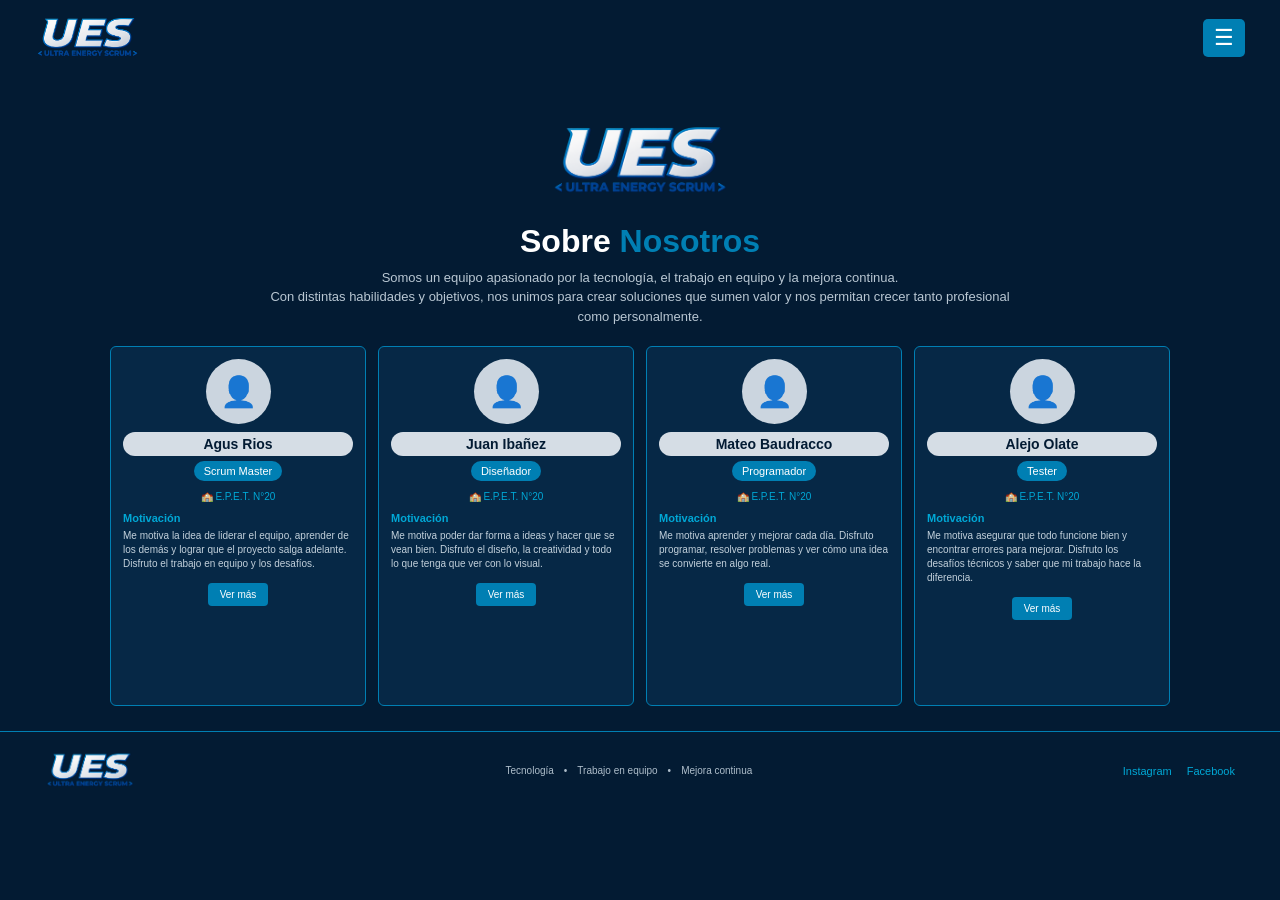
<file: Html/nosotros.html>
<!DOCTYPE html>
<html lang="es">

<head>
    <meta charset="UTF-8">
    <meta name="viewport" content="width=device-width, initial-scale=1.0">

    <title>Sobre Nosotros</title>
    <link rel="icon" type="image/png" href="../imagenes/LOGOUES2.png">
    <link rel="stylesheet" href="../css/nosotros.css">
  <link rel="stylesheet" href="../css/navegacion.css">
</head>

<body>

    <!-- ENCABEZADO -->
    <header class="navbar">

        <div class="logo">
            <img src="../imagenes/LOGOUES2.png" alt="Logo UES">
        </div>

        <!-- MENU HAMBURGUESA -->
        <nav class="menu" aria-label="Navegación principal">
  <button type="button" class="menu-boton" aria-label="Abrir menú" aria-expanded="false" aria-controls="menu-principal">☰</button>
  <div class="menu-opciones" id="menu-principal">
    <a href="Inicio.html">Inicio</a>
    <div class="menu-grupo">
      <div class="fila-menu"><a href="aseguramiento_de_calidad.html">Gestión de Calidad</a><button type="button" class="flecha" aria-label="Mostrar subsecciones de Gestión de Calidad" aria-expanded="false" aria-controls="submenu-gestion">▾</button></div>
      <ul class="submenu" id="submenu-gestion">
        <li><span class="menu-pendiente">US-02 Fundamentos (en desarrollo)</span></li>
        <li><a href="aseguramiento_de_calidad.html">US-03 Técnicas de aseguramiento</a></li>
        <li><a href="tecnicas_de_aseguramiento.html">US-04 Herramientas de calidad</a></li>
      </ul>
    </div>
    <div class="menu-grupo">
      <div class="fila-menu"><a href="SDLC.html">Procesos de desarrollo del software</a><button type="button" class="flecha" aria-label="Mostrar subsecciones de Procesos" aria-expanded="false" aria-controls="submenu-procesos">▾</button></div>
      <ul class="submenu" id="submenu-procesos">
        <li><a href="SDLC.html">Ciclo de vida del software (SDLC)</a></li>
        <li><span class="menu-pendiente">US-06 Modelos tradicionales (en desarrollo)</span></li>
        <li><span class="menu-pendiente">US-07 Modelos de desarrollo (en desarrollo)</span></li>
      </ul>
    </div>
    <div class="menu-grupo">
      <div class="fila-menu"><a href="Scrum_profundo.html">Metodologías en detalle</a><button type="button" class="flecha" aria-label="Mostrar metodologías" aria-expanded="false" aria-controls="submenu-metodologias">▾</button></div>
      <ul class="submenu" id="submenu-metodologias">
        <li><a href="Scrum_profundo.html">Scrum</a></li>
        <li><a href="kanban_profundo.html">Kanban</a></li>
      </ul>
    </div>
    <div class="menu-grupo">
      <div class="fila-menu"><span class="menu-etiqueta">Recursos y aprendizaje</span><button type="button" class="flecha" aria-label="Mostrar recursos planificados" aria-expanded="false" aria-controls="submenu-recursos">▾</button></div>
      <ul class="submenu" id="submenu-recursos">
        <li><span class="menu-pendiente">US-12 Glosario (en desarrollo)</span></li>
        <li><span class="menu-pendiente">US-13 Preguntas frecuentes (en desarrollo)</span></li>
        <li><span class="menu-pendiente">US-14 Enlaces de interés (en desarrollo)</span></li>
        <li><span class="menu-pendiente">US-15 Ejercicios (en desarrollo)</span></li>
      </ul>
    </div>
    <a href="nosotros.html">Sobre nosotros</a>
    <a href="Formulario.html">Contacto</a>
    <div class="menu-grupo">
      <div class="fila-menu"><a href="cuadro_comparativo.html">Herramientas interactivas</a><button type="button" class="flecha" aria-label="Mostrar herramientas interactivas" aria-expanded="false" aria-controls="submenu-interactivas">▾</button></div>
      <ul class="submenu" id="submenu-interactivas">
        <li><a href="cuadro_comparativo.html">US-18 Comparador de metodologías</a></li>
        <li><a href="Encuesta.html">US-19 Encuesta metodológica</a></li>
      </ul>
    </div>
  </div>
</nav>

    </header>


    <!-- PRESENTACION -->
    <main>

        <section class="presentacion">

            <img src="../imagenes/LOGOUES2.png" alt="Logo UES" class="logo-grande">

            <h1>
                Sobre <span>Nosotros</span>
            </h1>

            <p>
                Somos un equipo apasionado por la tecnología, el trabajo en equipo
                y la mejora continua.
            </p>

            <p>
                Con distintas habilidades y objetivos, nos unimos para crear
                soluciones que sumen valor y nos permitan crecer tanto
                profesional como personalmente.
            </p>

        </section>


        <!-- INTEGRANTES -->
        <section class="equipo">

            <div class="tarjeta">

                <div class="foto">
                    👤
                </div>

                <h2>Agus Rios</h2>

                <div class="cargo">
                    Scrum Master
                </div>

                <p class="institucion">
                    🏫 E.P.E.T. N°20
                </p>

                <h3>Motivación</h3>

                <p>
                    Me motiva la idea de liderar el equipo, aprender de los demás
                    y lograr que el proyecto salga adelante. Disfruto el trabajo
                    en equipo y los desafíos.
                </p>

                <button class="boton-info">
                    Ver más
                </button>

                <p class="extra">
                    Su función es ayudar a organizar al equipo y mantener una
                    buena comunicación durante el proyecto.
                </p>

            </div>


            <div class="tarjeta">

                <div class="foto">
                    👤
                </div>

                <h2>Juan Ibañez</h2>

                <div class="cargo">
                    Diseñador
                </div>

                <p class="institucion">
                    🏫 E.P.E.T. N°20
                </p>

                <h3>Motivación</h3>

                <p>
                    Me motiva poder dar forma a ideas y hacer que se vean bien.
                    Disfruto el diseño, la creatividad y todo lo que tenga que
                    ver con lo visual.
                </p>

                <button class="boton-info">
                    Ver más
                </button>

                <p class="extra">
                    Su función es trabajar en la parte visual y buscar que la
                    página sea clara y agradable para el usuario.
                </p>

            </div>


            <div class="tarjeta">

                <div class="foto">
                    👤
                </div>

                <h2>Mateo Baudracco</h2>

                <div class="cargo">
                    Programador
                </div>

                <p class="institucion">
                    🏫 E.P.E.T. N°20
                </p>

                <h3>Motivación</h3>

                <p>
                    Me motiva aprender y mejorar cada día. Disfruto programar,
                    resolver problemas y ver cómo una idea se convierte en
                    algo real.
                </p>

                <button class="boton-info">
                    Ver más
                </button>

                <p class="extra">
                    Su función es desarrollar el código y hacer que las
                    diferentes partes de la página funcionen correctamente.
                </p>

            </div>


            <div class="tarjeta">

                <div class="foto">
                    👤
                </div>

                <h2>Alejo Olate</h2>

                <div class="cargo">
                    Tester
                </div>

                <p class="institucion">
                    🏫 E.P.E.T. N°20
                </p>

                <h3>Motivación</h3>

                <p>
                    Me motiva asegurar que todo funcione bien y encontrar
                    errores para mejorar. Disfruto los desafíos técnicos y
                    saber que mi trabajo hace la diferencia.
                </p>

                <button class="boton-info">
                    Ver más
                </button>

                <p class="extra">
                    Su función es probar el sistema, encontrar errores y
                    comprobar que todo funcione correctamente.
                </p>

            </div>

        </section>

    </main>


    <!-- PIE DE PAGINA -->
    <footer>

        <div class="footer-logo">
            <img src="../imagenes/LOGOUES2.png" alt="Logo UES">
        </div>

        <div class="footer-text">
            <span>Tecnología</span>
            <span>•</span>
            <span>Trabajo en equipo</span>
            <span>•</span>
            <span>Mejora continua</span>
        </div>

        <div class="redes">
            <span>Instagram</span>
            <span>Facebook</span>
        </div>

    </footer>


    <script src="../js/nosotros.js"></script>

  <script src="../js/navegacion.js"></script>
</body>

</html>
</file>
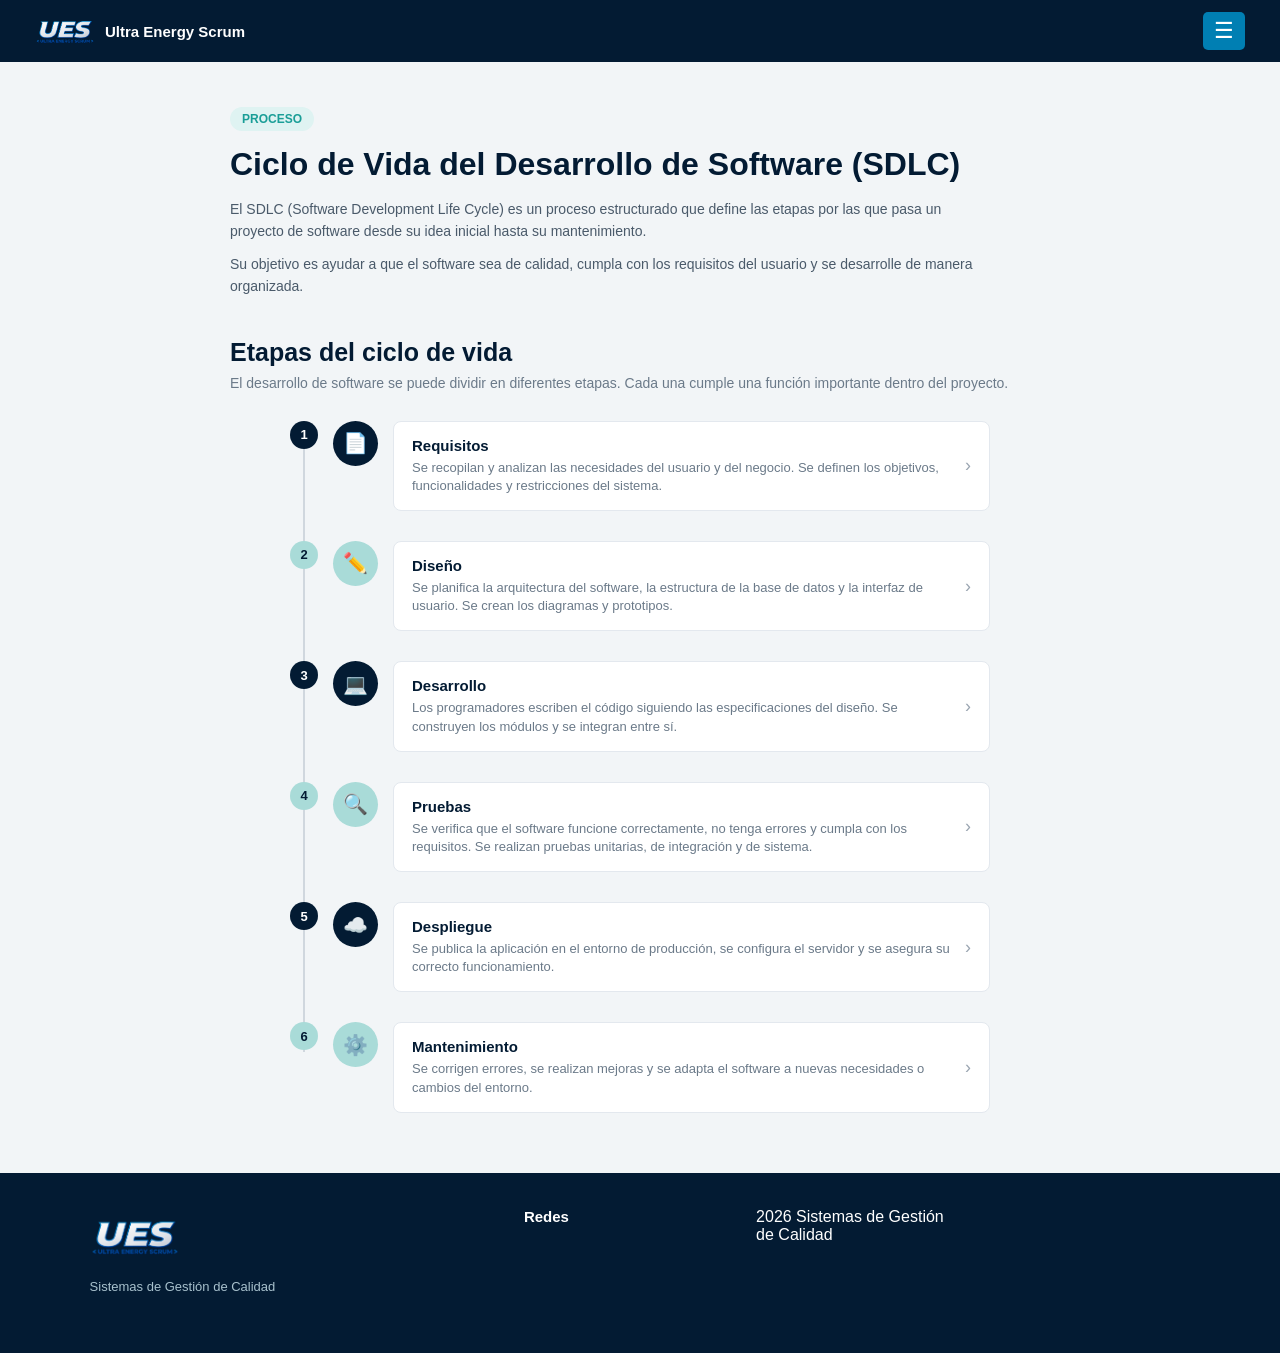
<file: Html/SDLC.html>
<!DOCTYPE html>
<html lang="es">
<head>
    <meta charset="UTF-8">
    <meta name="viewport" content="width=device-width, initial-scale=1.0">

    <title>Ciclo de Vida del Desarrollo de Software</title>

    <link rel="stylesheet" href="../css/SDLC.css">
     <link rel="icon" type="image/png" href="../imagenes/LOGOUES2.png">
  <link rel="stylesheet" href="../css/navegacion.css">
</head>

<body>

    <header class="navbar">

        <div class="logo">

            <img src="../imagenes/LOGOUES2.png" alt="Logo Ultra Energy Scrum">

            <span>Ultra Energy Scrum</span>

        </div>

        <nav class="menu" aria-label="Navegación principal">
  <button type="button" class="menu-boton" aria-label="Abrir menú" aria-expanded="false" aria-controls="menu-principal">☰</button>
  <div class="menu-opciones" id="menu-principal">
    <a href="Inicio.html">Inicio</a>
    <div class="menu-grupo">
      <div class="fila-menu"><a href="aseguramiento_de_calidad.html">Gestión de Calidad</a><button type="button" class="flecha" aria-label="Mostrar subsecciones de Gestión de Calidad" aria-expanded="false" aria-controls="submenu-gestion">▾</button></div>
      <ul class="submenu" id="submenu-gestion">
        <li><span class="menu-pendiente">US-02 Fundamentos (en desarrollo)</span></li>
        <li><a href="aseguramiento_de_calidad.html">US-03 Técnicas de aseguramiento</a></li>
        <li><a href="tecnicas_de_aseguramiento.html">US-04 Herramientas de calidad</a></li>
      </ul>
    </div>
    <div class="menu-grupo">
      <div class="fila-menu"><a href="SDLC.html">Procesos de desarrollo del software</a><button type="button" class="flecha" aria-label="Mostrar subsecciones de Procesos" aria-expanded="false" aria-controls="submenu-procesos">▾</button></div>
      <ul class="submenu" id="submenu-procesos">
        <li><a href="SDLC.html">Ciclo de vida del software (SDLC)</a></li>
        <li><span class="menu-pendiente">US-06 Modelos tradicionales (en desarrollo)</span></li>
        <li><span class="menu-pendiente">US-07 Modelos de desarrollo (en desarrollo)</span></li>
      </ul>
    </div>
    <div class="menu-grupo">
      <div class="fila-menu"><a href="Scrum_profundo.html">Metodologías en detalle</a><button type="button" class="flecha" aria-label="Mostrar metodologías" aria-expanded="false" aria-controls="submenu-metodologias">▾</button></div>
      <ul class="submenu" id="submenu-metodologias">
        <li><a href="Scrum_profundo.html">Scrum</a></li>
        <li><a href="kanban_profundo.html">Kanban</a></li>
      </ul>
    </div>
    <div class="menu-grupo">
      <div class="fila-menu"><span class="menu-etiqueta">Recursos y aprendizaje</span><button type="button" class="flecha" aria-label="Mostrar recursos planificados" aria-expanded="false" aria-controls="submenu-recursos">▾</button></div>
      <ul class="submenu" id="submenu-recursos">
        <li><span class="menu-pendiente">US-12 Glosario (en desarrollo)</span></li>
        <li><span class="menu-pendiente">US-13 Preguntas frecuentes (en desarrollo)</span></li>
        <li><span class="menu-pendiente">US-14 Enlaces de interés (en desarrollo)</span></li>
        <li><span class="menu-pendiente">US-15 Ejercicios (en desarrollo)</span></li>
      </ul>
    </div>
    <a href="nosotros.html">Sobre nosotros</a>
    <a href="Formulario.html">Contacto</a>
    <div class="menu-grupo">
      <div class="fila-menu"><a href="cuadro_comparativo.html">Herramientas interactivas</a><button type="button" class="flecha" aria-label="Mostrar herramientas interactivas" aria-expanded="false" aria-controls="submenu-interactivas">▾</button></div>
      <ul class="submenu" id="submenu-interactivas">
        <li><a href="cuadro_comparativo.html">US-18 Comparador de metodologías</a></li>
        <li><a href="Encuesta.html">US-19 Encuesta metodológica</a></li>
      </ul>
    </div>
  </div>
</nav>

    </header>

    <main>

        <section class="header-section">

            <span class="badge">
                PROCESO
            </span>

            <h1>
                Ciclo de Vida del Desarrollo de Software (SDLC)
            </h1>

            <p>
                El SDLC (Software Development Life Cycle) es un proceso
                estructurado que define las etapas por las que pasa un
                proyecto de software desde su idea inicial hasta su
                mantenimiento.
            </p>

            <p>
                Su objetivo es ayudar a que el software sea de calidad,
                cumpla con los requisitos del usuario y se desarrolle
                de manera organizada.
            </p>

        </section>

        <section class="contenido">

            <h2>
                Etapas del ciclo de vida
            </h2>

            <p class="descripcion">
                El desarrollo de software se puede dividir en diferentes
                etapas. Cada una cumple una función importante dentro
                del proyecto.
            </p>


            <div class="timeline" id="timeline">

            </div>

        </section>

    </main>
    
    <footer>

        <div class="footer-logo">

            <img src="../imagenes/LOGOUES2.png" alt="Logo UES">

            <p>
                Sistemas de Gestión de Calidad
            </p>

        </div>

        <div class="footer-redes">

            <h3>
                Redes
            </h3>

            <div class="redes">

                <span class="red-social-icon" aria-label="Instagram">
                    <i data-lucide="instagram"></i>
                </span>

                <span class="red-social-icon" aria-label="Facebook">
                    <i data-lucide="facebook"></i>
                </span>

            </div>

        </div>


        <div class="copyright">

            <p>
                 2026 Sistemas de Gestión de Calidad
            </p>

        </div>

    </footer>
    <script src="../js/SDLC.js"></script>

  <script src="../js/navegacion.js"></script>
</body>

</html>
</file>
<file: css/aseguramiento_de_calidad.css>
* {
    margin: 0;
    padding: 0;
    box-sizing: border-box;
}

body {
    font-family: Arial, sans-serif;
    background: #eef8fc;
    color: #173754;
}

.encabezado {
    height: 65px;
    background: #061526;
    border-bottom: 2px solid #087eea;
    display: flex;
    align-items: center;
    justify-content: space-between;
    padding: 0 5%;
    position: relative;
    z-index: 10;
}

.logo img {
    width: 130px;
    display: block;
}

/* ---------- Menú hamburguesa ---------- */
.menu {
    margin-left: auto;
    position: relative;
}

.menu-boton {
    width: 42px;
    height: 38px;
    background-color: #007fb3;
    color: white;
    border: none;
    border-radius: 5px;
    font-size: 22px;
    cursor: pointer;
}

.menu-opciones {
    position: absolute;
    right: 42px;              /* pegado al botón, sin espacio en el medio */
    top: 0;
    width: 280px;
    max-width: calc(100vw - 70px);
    max-height: 80vh;         /* si el menú es muy largo, tiene scroll */
    overflow-y: auto;
    background-color: #031b33;
    border: 1px solid #007fb3;
    border-radius: 6px;
    box-shadow: 0 5px 15px rgba(0, 0, 0, 0.3);
    opacity: 0;
    visibility: hidden;
    transform: translateX(20px);
    transition: 0.25s ease;
    z-index: 1000;
}

.menu:hover .menu-opciones {
    opacity: 1;
    visibility: visible;
    transform: translateX(0);
}

/* Se agrega con el clic del botón */
.menu-opciones.abierto {
    opacity: 1;
    visibility: visible;
    transform: translateX(0);
}

/* Quitar los puntitos de las listas */
.menu-opciones li {
    list-style: none;
}

/* ---------- Enlaces principales ---------- */
.menu-opciones a {
    display: block;
    padding: 12px 15px;
    color: white;
    text-decoration: none;
    font-size: 13px;
    line-height: 1.3;
    border-bottom: 1px solid #164363;
    transition: 0.2s;
}

.menu-opciones a:hover {
    background-color: #007fb3;
    padding-left: 20px;
}

/* ---------- Fila con flecha ---------- */
.fila-menu {
    display: flex;
    border-bottom: 1px solid #164363;
}

.menu-opciones .fila-menu a {
    flex: 1;
    border-bottom: none;
}

.flecha {
    width: 46px;
    background: none;
    border: none;
    border-left: 1px solid #164363;
    color: white;
    font-size: 16px;
    cursor: pointer;
}

.flecha:hover {
    background-color: #007fb3;
}

.flecha.activa {
    background-color: #0b3a5e;
    color: #7fd3e8;
}

/* ---------- Submenús ---------- */
.submenu {
    display: none;
    background-color: #052a4a;
}

.submenu.mostrar {
    display: block;
}

.menu-opciones .submenu a {
    padding-left: 28px;
    font-size: 12px;
    color: #b5e3f1;
    border-bottom: 1px solid #0f3a5c;
}

.menu-opciones .submenu a:hover {
    padding-left: 34px;
    color: white;
}

/* Detalles del final del menú */
.menu-opciones > li:last-child .fila-menu {
    border-bottom: none;
}

.menu-opciones > li:last-child .submenu {
    border-top: 1px solid #164363;
}

.menu-opciones > li:last-child .submenu li:last-child a {
    border-bottom: none;
}

.portada {
    min-height: 150px;
    background: linear-gradient(110deg, #073777, #063052);
    color: white;
    padding: 30px 5%;
    position: relative;
    overflow: hidden;
    display: flex;
    align-items: center;
}

.portada-texto {
    position: relative;
    z-index: 1;
}

.etiqueta {
    color: #26c9f5;
    font-size: 11px;
    letter-spacing: 1px;
}

.portada h1 {
    font-size: 30px;
    margin: 10px 0;
}

.portada p {
    color: #d6e8f5;
    font-size: 13px;
}

.circulo {
    position: absolute;
    width: 190px;
    height: 190px;
    border-radius: 50%;
    border: 1px solid #168cff;
    background: #087eea;
    opacity: 0.2;
    right: 5%;
    top: -15px;
}

.seccion {
    padding: 30px 5%;
}

.seccion h2 {
    font-size: 22px;
}

.linea {
    width: 55px;
    height: 3px;
    background: #11bde7;
    margin-top: 8px;
    margin-bottom: 18px;
}

.tarjetas {
    display: grid;
    grid-template-columns: repeat(6, 1fr);
    gap: 16px;
}

.tarjeta {
    grid-column: span 2;
    background: white;
    border: 1px solid #28bce5;
    border-radius: 8px;
    padding: 16px;
    transition: 0.3s;
}

.tarjeta:hover {
    transform: translateY(-4px);
    box-shadow: 0 7px 18px #087eea20;
    border-color: #087eea;
}

.tarjeta-grande {
    grid-column: span 3;
}

.cabecera-tarjeta {
    display: flex;
    align-items: center;
    gap: 12px;
    margin-bottom: 14px;
}

.icono {
    width: 46px;
    height: 46px;
    min-width: 46px;
    border-radius: 50%;
    background: #d8f2ff;
    color: #07518a;
    display: flex;
    align-items: center;
    justify-content: center;
    font-size: 20px;
    font-weight: bold;
}

.tarjeta h3 {
    font-size: 15px;
}

.tarjeta > p {
    font-size: 12px;
    color: #405b73;
    line-height: 1.6;
    margin-bottom: 12px;
}

.ver-detalles {
    background: #08b6d8;
    color: white;
    border: none;
    border-radius: 20px;
    padding: 8px 15px;
    font-size: 11px;
    cursor: pointer;
    margin-top: 5px;
}

.ver-detalles:hover {
    background: #087eea;
}

.tarjeta .detalle {
    display: none;
    background: #e8f7ff;
    border-left: 3px solid #08b6d8;
    padding: 10px;
    margin-top: 12px;
    border-radius: 4px;
}

.tarjeta .detalle.mostrar {
    display: block;
}

footer {
    background: #061526;
    color: #c5d9e9;
    text-align: center;
    padding: 20px;
    border-top: 2px solid #168cff;
    font-size: 12px;
    line-height: 1.8;
}

footer img {
    width: 100px;
    margin-bottom: 8px;
}

.copyright {
    font-size: 10px;
    color: #8da8c0;
    margin-top: 8px;
}

@media (max-width: 750px) {
    .portada h1 {
        font-size: 25px;
    }

    .portada {
        padding: 30px 5%;
    }

    .tarjetas {
        grid-template-columns: repeat(2, 1fr);
    }

    .tarjeta,
    .tarjeta-grande {
        grid-column: span 1;
    }

    .circulo {
        right: -100px;
    }
}

@media (max-width: 480px) {
    .logo img {
        width: 110px;
    }

    .menu-opciones {
        width: min(280px, calc(100vw - 30px));
    }

    .portada h1 {
        font-size: 22px;
    }

    .tarjetas {
        grid-template-columns: 1fr;
    }

    .tarjeta,
    .tarjeta-grande {
        grid-column: span 1;
    }

    .seccion {
        padding: 25px 5%;
    }
}
</file>
<file: css/navegacion.css>
/* Reglas compartidas de navegación y accesibilidad. */
nav.menu { position: relative; margin-left: auto; }
nav.menu .menu-opciones { display: block; }
nav.menu:hover .menu-opciones:not(.abierto),
nav.menu:focus-within .menu-opciones:not(.abierto) {
  opacity: 0;
  visibility: hidden;
  transform: translateX(20px);
  pointer-events: none;
}
nav.menu .menu-opciones.abierto {
  opacity: 1;
  visibility: visible;
  transform: translateX(0);
  pointer-events: auto;
}
nav.menu .menu-etiqueta,
nav.menu .menu-pendiente {
  display: block;
  padding: 12px 15px;
  font-size: 13px;
  line-height: 1.3;
  color: #e9f3fa;
  border-bottom: 1px solid #164363;
}
nav.menu .menu-etiqueta { flex: 1; }
nav.menu .menu-pendiente { color: #91a4b8; cursor: default; }
nav.menu .menu-grupo { list-style: none; }
nav.menu .menu-opciones .submenu .menu-pendiente { padding-left: 27px; font-size: 12px; }
nav.menu .menu-boton:focus-visible,
nav.menu .flecha:focus-visible,
nav.menu a:focus-visible { outline: 2px solid #7ed6f5; outline-offset: 2px; }
@media (max-width: 520px) {
  nav.menu .menu-opciones { right: 0; top: calc(100% + 8px); width: min(300px, calc(100vw - 28px)); }
}
</file>
<file: css/cuadro_comparativo.css>
* {
  box-sizing: border-box;
  margin: 0;
  padding: 0;
}

body {
  font-family: Arial, sans-serif;
  background: #f3f6f9;
  color: #16324a;
}

a {
  text-decoration: none;
  color: inherit;
}

ul {
  list-style: none;
}

.contenedor {
  width: 90%;
  max-width: 1000px;
  margin: 0 auto;
}

header {

    width: 100%;
    height: 75px;

    background-color: #031b33;

    display: flex;
    align-items: center;

    padding: 0 35px;

    color: white;

}

.logo {

    width: 100px;

    display: flex;
    align-items: center;

}


.logo img {

    width: 75px;

}

.titulo {

    width: 350px;

}


.titulo h1 {

    font-size: 20px;

    color: white;

    margin-bottom: 4px;

}


.titulo p {

    font-size: 11px;

    color: #7ed6f5;

}

/* ---------- Menú hamburguesa ---------- */
.menu {
    margin-left: auto;
    position: relative;
}

.menu-boton {
    width: 42px;
    height: 38px;
    background-color: #007fb3;
    color: white;
    border: none;
    border-radius: 5px;
    font-size: 22px;
    cursor: pointer;
}

.menu-opciones {
    position: absolute;
    right: 42px;              /* pegado al botón, sin espacio en el medio */
    top: 0;
    width: 280px;
    max-width: calc(100vw - 70px);
    max-height: 80vh;         /* si el menú es muy largo, tiene scroll */
    overflow-y: auto;
    background-color: #031b33;
    border: 1px solid #007fb3;
    border-radius: 6px;
    box-shadow: 0 5px 15px rgba(0, 0, 0, 0.3);
    opacity: 0;
    visibility: hidden;
    transform: translateX(20px);
    transition: 0.25s ease;
    z-index: 1000;
}

.menu:hover .menu-opciones {
    opacity: 1;
    visibility: visible;
    transform: translateX(0);
}

/* Se agrega con el clic del botón */
.menu-opciones.abierto {
    opacity: 1;
    visibility: visible;
    transform: translateX(0);
}

/* Quitar los puntitos de las listas */
.menu-opciones li {
    list-style: none;
}

/* ---------- Enlaces principales ---------- */
.menu-opciones a {
    display: block;
    padding: 12px 15px;
    color: white;
    text-decoration: none;
    font-size: 13px;
    line-height: 1.3;
    border-bottom: 1px solid #164363;
    transition: 0.2s;
}

.menu-opciones a:hover {
    background-color: #007fb3;
    padding-left: 20px;
}

/* ---------- Fila con flecha ---------- */
.fila-menu {
    display: flex;
    border-bottom: 1px solid #164363;
}

.menu-opciones .fila-menu a {
    flex: 1;
    border-bottom: none;
}

.flecha {
    width: 46px;
    background: none;
    border: none;
    border-left: 1px solid #164363;
    color: white;
    font-size: 16px;
    cursor: pointer;
}

.flecha:hover {
    background-color: #007fb3;
}

.flecha.activa {
    background-color: #0b3a5e;
    color: #7fd3e8;
}

/* ---------- Submenús ---------- */
.submenu {
    display: none;
    background-color: #052a4a;
}

.submenu.mostrar {
    display: block;
}

.menu-opciones .submenu a {
    padding-left: 28px;
    font-size: 12px;
    color: #b5e3f1;
    border-bottom: 1px solid #0f3a5c;
}

.menu-opciones .submenu a:hover {
    padding-left: 34px;
    color: white;
}

/* Detalles del final del menú */
.menu-opciones > li:last-child .fila-menu {
    border-bottom: none;
}

.menu-opciones > li:last-child .submenu {
    border-top: 1px solid #164363;
}

.menu-opciones > li:last-child .submenu li:last-child a {
    border-bottom: none;
}

/* ---------- Portada ---------- */
.portada {
  position: relative;
  background: #07304d;
  color: white;
  padding: 45px 0;
  overflow: hidden;
}

.circulo {
  position: absolute;
  top: -60px;
  right: 70px;
  width: 190px;
  height: 190px;
  border-radius: 50%;
  background: #0d4d73;
}

.portada .contenedor {
  position: relative;
}

.etiqueta {
  font-size: 11px;
  color: #7fd3e8;
  margin-bottom: 14px;
}

.portada h1 {
  font-size: 36px;
  margin-bottom: 12px;
}

.descripcion {
  max-width: 480px;
  font-size: 15px;
  color: #b9d3e3;
}

/* ---------- Tarjetas ---------- */
h2 {
  font-size: 15px;
  margin: 28px 0 14px 0;
}

.tarjetas {
  display: grid;
  grid-template-columns: repeat(4, 1fr);
  gap: 16px;
}

.tarjeta {
  display: flex;
  align-items: center;
  gap: 12px;
  background: white;
  border: 2px solid #e3e9ef;
  border-radius: 12px;
  padding: 16px;
  cursor: pointer;
}

.tarjeta.marcada {
  border-color: #1597b5;
}

.tarjeta small {
  font-size: 11px;
  color: #6b7f92;
}

/* ---------- Tabla ---------- */
.titulo-tabla {
  display: flex;
  justify-content: space-between;
  align-items: center;
}

.contador {
  background: #d6eef2;
  color: #0e6f86;
  font-size: 11px;
  padding: 4px 12px;
  border-radius: 20px;
}

.aviso {
  display: none;
  color: #b1332e;
  font-size: 13px;
  margin-bottom: 10px;
}

.caja-tabla {
  background: white;
  border-radius: 12px 12px 0 0;
  overflow-x: auto;
  margin-bottom: 50px;
}

table {
  width: 100%;
  min-width: 1100px;
  border-collapse: collapse;
}

th, td {
  text-align: left;
  padding: 16px;
  font-size: 13px;
  border-bottom: 1px solid #e3e9ef;
}

.esquina {
  background: #052640;
  color: white;
  font-size: 11px;
  width: 150px;
  padding: 26px 16px;
}

.lateral {
  background: #e6f0f8;
  font-weight: bold;
  font-size: 12px;
}

.nombre {
  display: block;
  font-size: 16px;
}

.sub {
  display: block;
  font-size: 11px;
  font-weight: normal;
  color: #6b7f92;
}

.borde-scrum { border-top: 5px solid #1a6fb5; }
.borde-kanban { border-top: 5px solid #1597b5; }
.borde-cascada { border-top: 5px solid #6a4fc2; }
.borde-xp { border-top: 5px solid #e08a1e; }
.borde-espiral { border-top: 5px solid #c2417d; }
.borde-modelov { border-top: 5px solid #5a6b7d; }

/* Etiquetas de colores */
.verde, .amarillo, .rojo {
  font-size: 11px;
  font-weight: bold;
  padding: 3px 8px;
  border-radius: 6px;
}

.verde { background: #d8f1e2; color: #1f6b46; }
.amarillo { background: #fdf0c4; color: #86650a; }
.rojo { background: #fddcdb; color: #b1332e; }

/* ---------- Pantallas chicas ---------- */
@media (max-width: 700px) {
  .enlaces {
    display: none;
  }
  .portada h1 {
    font-size: 28px;
  }
    .tarjetas {
    grid-template-columns: 1fr 1fr;
  }
}
</file>
<file: css/met_conveniente.css>
* {
  box-sizing: border-box;
  margin: 0;
  padding: 0;
}

body {
  font-family: Arial, sans-serif;
  background: #eef3f7;
  color: #16324a;
}

a {
  text-decoration: none;
  color: inherit;
}

ul {
  list-style: none;
}

.contenedor {
  width: 92%;
  max-width: 1000px;
  margin: 0 auto;
}

/* ---------- Encabezado ---------- */
header {

    width: 100%;
    height: 75px;

    background-color: #031b33;

    display: flex;
    align-items: center;

    padding: 0 35px;

    color: white;

}

.logo {

    width: 100px;

    display: flex;
    align-items: center;

}


.logo img {

    width: 75px;

}

.titulo {

    width: 350px;

}


.titulo h1 {

    font-size: 20px;

    color: white;

    margin-bottom: 4px;

}


.titulo p {

    font-size: 11px;

    color: #7ed6f5;

}

/* ---------- Menú hamburguesa ---------- */
.menu {
    margin-left: auto;
    position: relative;
}

.menu-boton {
    width: 42px;
    height: 38px;
    background-color: #007fb3;
    color: white;
    border: none;
    border-radius: 5px;
    font-size: 22px;
    cursor: pointer;
}

.menu-opciones {
    position: absolute;
    right: 42px;              /* pegado al botón, sin espacio en el medio */
    top: 0;
    width: 280px;
    max-width: calc(100vw - 70px);
    max-height: 80vh;         /* si el menú es muy largo, tiene scroll */
    overflow-y: auto;
    background-color: #031b33;
    border: 1px solid #007fb3;
    border-radius: 6px;
    box-shadow: 0 5px 15px rgba(0, 0, 0, 0.3);
    opacity: 0;
    visibility: hidden;
    transform: translateX(20px);
    transition: 0.25s ease;
    z-index: 1000;
}

.menu:hover .menu-opciones {
    opacity: 1;
    visibility: visible;
    transform: translateX(0);
}

/* Se agrega con el clic del botón */
.menu-opciones.abierto {
    opacity: 1;
    visibility: visible;
    transform: translateX(0);
}

/* Quitar los puntitos de las listas */
.menu-opciones li {
    list-style: none;
}

/* ---------- Enlaces principales ---------- */
.menu-opciones a {
    display: block;
    padding: 12px 15px;
    color: white;
    text-decoration: none;
    font-size: 13px;
    line-height: 1.3;
    border-bottom: 1px solid #164363;
    transition: 0.2s;
}

.menu-opciones a:hover {
    background-color: #007fb3;
    padding-left: 20px;
}

/* ---------- Fila con flecha ---------- */
.fila-menu {
    display: flex;
    border-bottom: 1px solid #164363;
}

.menu-opciones .fila-menu a {
    flex: 1;
    border-bottom: none;
}

.flecha {
    width: 46px;
    background: none;
    border: none;
    border-left: 1px solid #164363;
    color: white;
    font-size: 16px;
    cursor: pointer;
}

.flecha:hover {
    background-color: #007fb3;
}

.flecha.activa {
    background-color: #0b3a5e;
    color: #7fd3e8;
}

/* ---------- Submenús ---------- */
.submenu {
    display: none;
    background-color: #052a4a;
}

.submenu.mostrar {
    display: block;
}

.menu-opciones .submenu a {
    padding-left: 28px;
    font-size: 12px;
    color: #b5e3f1;
    border-bottom: 1px solid #0f3a5c;
}

.menu-opciones .submenu a:hover {
    padding-left: 34px;
    color: white;
}

/* Detalles del final del menú */
.menu-opciones > li:last-child .fila-menu {
    border-bottom: none;
}

.menu-opciones > li:last-child .submenu {
    border-top: 1px solid #164363;
}

.menu-opciones > li:last-child .submenu li:last-child a {
    border-bottom: none;
}
/* ---------- Portada ---------- */
.portada {
  position: relative;
  background: #07304d;
  color: white;
  padding: 45px 0 40px 0;
  overflow: hidden;
}

.circulo {
  position: absolute;
  top: -40px;
  right: 70px;
  width: 190px;
  height: 190px;
  border-radius: 50%;
  background: #0d4d73;
}

.portada .contenedor {
  position: relative;
}

.etiqueta {
  font-size: 11px;
  color: #7fd3e8;
  margin-bottom: 14px;
}

.portada h1 {
  font-size: 36px;
  margin-bottom: 12px;
}

.descripcion {
  max-width: 460px;
  font-size: 15px;
  color: #b9d3e3;
}

/* ---------- Dos columnas ---------- */
.columnas {
  display: flex;
  gap: 18px;
  margin-top: 22px;
  margin-bottom: 50px;
  align-items: flex-start;
}

.tarjeta-grande {
  background: white;
  border: 1px solid #dbe5ee;
  border-radius: 14px;
  padding: 22px;
}

.izquierda {
  flex: 1.7;
}

.derecha {
  flex: 1;
}

/* ---------- Pasos ---------- */
.pasos {
  display: flex;
  margin-bottom: 14px;
}

.paso {
  flex: 1;
  position: relative;
  text-align: center;
  font-size: 11px;
  color: #6b7f92;
}

.paso::before {
  content: "";
  position: absolute;
  top: 14px;
  left: -50%;
  width: 100%;
  height: 3px;
  background: #d5e2ec;
}

.paso:first-child::before {
  display: none;
}

.paso.con-linea::before {
  background: #0a77a8;
}

.bolita {
  position: relative;
  width: 30px;
  height: 30px;
  line-height: 26px;
  margin: 0 auto 6px auto;
  border-radius: 50%;
  border: 2px solid #c5d4e0;
  background: white;
  font-size: 12px;
  color: #6b7f92;
}

.paso.hecho .bolita {
  background: #0a77a8;
  border-color: #0a77a8;
  color: white;
}

.paso.actual .bolita {
  border-color: #0a77a8;
  color: #0a77a8;
  font-weight: bold;
}

.paso.actual {
  color: #16324a;
  font-weight: bold;
}

/* ---------- Barra de progreso ---------- */
.texto-progreso {
  display: flex;
  justify-content: space-between;
  font-size: 11px;
  color: #6b7f92;
  margin-bottom: 6px;
}

.barra-fondo {
  height: 10px;
  background: #dfe8ef;
  border-radius: 10px;
  overflow: hidden;
  margin-bottom: 24px;
}

.barra-relleno {
  height: 100%;
  background: #0a9bd0;
  border-radius: 10px;
}

/* ---------- Pregunta y opciones ---------- */
h3 {
  font-size: 18px;
  margin-bottom: 14px;
}

.opcion {
  display: flex;
  align-items: center;
  gap: 12px;
  border: 1.5px solid #dbe5ee;
  border-radius: 10px;
  padding: 13px 14px;
  margin-bottom: 10px;
  font-size: 13px;
  cursor: pointer;
}

.opcion:hover {
  border-color: #8fc3d9;
}

.opcion.elegida {
  background: #e4f3fa;
  border-color: #0a77a8;
  font-weight: bold;
}

.radio {
  width: 16px;
  height: 16px;
  border: 2px solid #8aa0b3;
  border-radius: 50%;
  flex-shrink: 0;
}

.opcion.elegida .radio {
  border: 5px solid #0a77a8;
}

.texto-opcion {
  flex: 1;
}

.tag-opcion {
  font-size: 11px;
  font-weight: normal;
  color: #6b7f92;
}

.texto-final {
  font-size: 14px;
  line-height: 1.5;
  color: #4b6378;
  margin-bottom: 20px;
}

/* ---------- Botones ---------- */
.botones {
  display: flex;
  justify-content: space-between;
  margin-top: 16px;
}

.boton-claro, .boton-azul {
  font-size: 13px;
  font-weight: bold;
  padding: 11px 20px;
  border-radius: 8px;
  cursor: pointer;
  display: inline-block;
}

.boton-claro {
  background: white;
  color: #16324a;
  border: 1.5px solid #c5d4e0;
}

.boton-azul {
  background: #0a77a8;
  color: white;
  border: 1.5px solid #0a77a8;
}

.boton-azul:hover {
  background: #095f86;
}

/* ---------- Resultado ---------- */
.mini-titulo {
  font-size: 11px;
  color: #0a77a8;
  margin-bottom: 6px;
}

.resultado-medio {
  display: flex;
  align-items: center;
  gap: 16px;
  margin: 18px 0;
}

.dona {
  width: 100px;
  height: 100px;
  border-radius: 50%;
  background: #dfe8ef;
  position: relative;
  flex-shrink: 0;
}

.dona-centro {
  position: absolute;
  top: 16px;
  left: 16px;
  width: 68px;
  height: 68px;
  border-radius: 50%;
  background: white;
  text-align: center;
  padding-top: 15px;
}

.dona-centro b {
  display: block;
  font-size: 18px;
}

.dona-centro small {
  font-size: 10px;
  color: #6b7f92;
}

.barras {
  flex: 1;
}

.fila-barra {
  display: flex;
  align-items: center;
  gap: 8px;
  font-size: 11px;
  font-weight: bold;
  margin-bottom: 12px;
}

.nombre-barra {
  width: 48px;
}

.pista {
  flex: 1;
  height: 8px;
  background: #e3ebf1;
  border-radius: 8px;
  overflow: hidden;
}

.relleno {
  height: 100%;
  border-radius: 8px;
}

.c-scrum { background: #0a77a8; }
.c-kanban { background: #1fb0d6; }
.c-cascada { background: #8fd9ee; }

.valor {
  width: 32px;
  text-align: right;
}

.mensaje {
  background: #e4f3fa;
  border: 1px solid #9fcfe3;
  border-radius: 8px;
  padding: 12px;
  font-size: 11px;
  line-height: 1.5;
  color: #35566d;
  margin-bottom: 18px;
}

.botones-resultado {
  display: flex;
  gap: 10px;
}

/* ---------- Pantallas chicas ---------- */
@media (max-width: 760px) {
  .columnas {
    flex-direction: column;
  }
  .izquierda, .derecha {
    width: 100%;
  }
  .portada h1 {
    font-size: 28px;
  }
}
</file>
<file: css/Formulario.css>
* {
    box-sizing: border-box;
    margin: 0;
    padding: 0;
}

body {
    font-family: Arial, sans-serif;
    background: #061b35;
    color: white;
    min-height: 100vh;
}


/* BARRA SUPERIOR */

.navbar {
    height: 75px;
    background: #061526;
    border-bottom: 1px solid #168cff;
    display: flex;
    align-items: center;
    justify-content: space-between;
    padding: 0 70px;
}

.navbar img {
    width: 125px;
    height: auto;
}


/* ---------- Menú hamburguesa ---------- */
.menu {
    margin-left: auto;
    position: relative;
}

.menu-boton {
    width: 42px;
    height: 38px;
    background-color: #007fb3;
    color: white;
    border: none;
    border-radius: 5px;
    font-size: 22px;
    cursor: pointer;
}

.menu-opciones {
    position: absolute;
    right: 42px;              /* pegado al botón, sin espacio en el medio */
    top: 0;
    width: 280px;
    max-width: calc(100vw - 70px);
    max-height: 80vh;         /* si el menú es muy largo, tiene scroll */
    overflow-y: auto;
    background-color: #031b33;
    border: 1px solid #007fb3;
    border-radius: 6px;
    box-shadow: 0 5px 15px rgba(0, 0, 0, 0.3);
    opacity: 0;
    visibility: hidden;
    transform: translateX(20px);
    transition: 0.25s ease;
    z-index: 1000;
}

.menu:hover .menu-opciones {
    opacity: 1;
    visibility: visible;
    transform: translateX(0);
}

/* Se agrega con el clic del botón */
.menu-opciones.abierto {
    opacity: 1;
    visibility: visible;
    transform: translateX(0);
}

/* Quitar los puntitos de las listas */
.menu-opciones li {
    list-style: none;
}

/* ---------- Enlaces principales ---------- */
.menu-opciones a {
    display: block;
    padding: 12px 15px;
    color: white;
    text-decoration: none;
    font-size: 13px;
    line-height: 1.3;
    border-bottom: 1px solid #164363;
    transition: 0.2s;
}

.menu-opciones a:hover {
    background-color: #007fb3;
    padding-left: 20px;
}

/* ---------- Fila con flecha ---------- */
.fila-menu {
    display: flex;
    border-bottom: 1px solid #164363;
}

.menu-opciones .fila-menu a {
    flex: 1;
    border-bottom: none;
}

.flecha {
    width: 46px;
    background: none;
    border: none;
    border-left: 1px solid #164363;
    color: white;
    font-size: 16px;
    cursor: pointer;
}

.flecha:hover {
    background-color: #007fb3;
}

.flecha.activa {
    background-color: #0b3a5e;
    color: #7fd3e8;
}

/* ---------- Submenús ---------- */
.submenu {
    display: none;
    background-color: #052a4a;
}

.submenu.mostrar {
    display: block;
}

.menu-opciones .submenu a {
    padding-left: 28px;
    font-size: 12px;
    color: #b5e3f1;
    border-bottom: 1px solid #0f3a5c;
}

.menu-opciones .submenu a:hover {
    padding-left: 34px;
    color: white;
}

/* Detalles del final del menú */
.menu-opciones > li:last-child .fila-menu {
    border-bottom: none;
}

.menu-opciones > li:last-child .submenu {
    border-top: 1px solid #164363;
}

.menu-opciones > li:last-child .submenu li:last-child a {
    border-bottom: none;
}

/* CONTACTO */

.contacto {
    max-width: 1100px;
    margin: auto;
    padding: 45px 30px 70px;
}

.titulo {
    margin-bottom: 30px;
}

.titulo h1 {
    font-size: 38px;
    margin-bottom: 10px;
}

.titulo h1 span {
    color: #1598ff;
}

.titulo p {
    color: #c9d8e8;
    margin-top: 5px;
}


/* CONTENIDO */

.contenido {
    display: grid;
    grid-template-columns: 1.3fr 0.9fr;
    gap: 25px;
}


/* FORMULARIO */

.formulario {
    background: #081f3b;
    padding: 25px;
    border-radius: 7px;
    border: 1px solid #0d5ca8;
}

.formulario label {
    display: block;
    font-size: 14px;
    margin-bottom: 7px;
    margin-top: 12px;
}

.formulario input,
.formulario select,
.formulario textarea {
    width: 100%;
    background: #04172b;
    border: 1px solid #24547d;
    color: white;
    padding: 12px;
    border-radius: 4px;
    outline: none;
}

.formulario input:focus,
.formulario select:focus,
.formulario textarea:focus {
    border-color: #168cff;
}

.formulario textarea {
    height: 110px;
    resize: none;
}

.formulario button {
    width: 100%;
    margin-top: 18px;
    padding: 12px;
    border: none;
    border-radius: 5px;
    background: #168cff;
    color: white;
    font-size: 15px;
    cursor: pointer;
}

.formulario button:hover {
    background: #006ed6;
}

.obligatorio {
    color: #8ea4ba;
    font-size: 11px;
    margin-top: 10px;
}


/* INFORMACION */

.informacion {
    background: #081f3b;
    padding: 25px;
    border-radius: 7px;
    border: 1px solid #0d5ca8;
}

.informacion h2 {
    font-size: 20px;
    margin-bottom: 25px;
}

.dato {
    display: flex;
    align-items: center;
    gap: 15px;
    margin-bottom: 22px;
}

.dato > span {
    color: #168cff;
    font-size: 27px;
}

.dato strong {
    font-size: 14px;
}

.dato p {
    color: #b8c9da;
    font-size: 13px;
    margin-top: 4px;
}

.informacion hr {
    border: none;
    border-top: 1px solid #23415e;
    margin: 25px 0;
}

.informacion h3 {
    font-size: 17px;
    margin-bottom: 8px;
}

.informacion > p {
    color: #b8c9da;
    font-size: 12px;
}


/* REDES */

.redes {
    display: flex;
    gap: 20px;
    margin-top: 15px;
}

.redes a {
    color: white;
    font-size: 22px;
    text-decoration: none;
}

.redes a:hover {
    color: #168cff;
}


/* FOOTER */

footer {
    background: #041222;
    border-top: 2px solid #168cff;
    text-align: center;
    padding: 18px;
    color: #b8c9da;
    font-size: 11px;
}

footer div {
    margin-top: 8px;
}

footer a {
    color: #b8c9da;
    text-decoration: none;
    margin: 0 5px;
}

footer a:hover {
    color: #168cff;
}


/* RESPONSIVE */

@media (max-width: 800px) {

    .navbar {
        padding: 0 25px;
    }

    .contenido {
        grid-template-columns: 1fr;
    }

    .titulo h1 {
        font-size: 30px;
    }

    .menu {
        width: 280px;
        position: relative;
    }
}

.mensaje-exito {
    display: none;
    background: #123d2b;
    color: #4dff9a;
    border: 1px solid #28c76f;
    padding: 12px;
    border-radius: 5px;
    text-align: center;
    margin-top: 15px;
    animation: aparecer 0.4s ease;
}

.mensaje-exito.mostrar {
    display: block;
}

@keyframes aparecer {
    from {
        opacity: 0;
        transform: translateY(-10px);
    }

    to {
        opacity: 1;
        transform: translateY(0);
    }
}
</file>
<file: css/metodologias.css>
* {
  box-sizing: border-box;
  margin: 0;
  padding: 0;
}

body {
  font-family: Arial, sans-serif;
  background: #f3f6f9;
  color: #16324a;
}

a {
  text-decoration: none;
  color: inherit;
}

ul {
  list-style: none;
}

.contenedor {
  width: 90%;
  max-width: 1000px;
  margin: 0 auto;
}

header {

    width: 100%;
    height: 75px;

    background-color: #031b33;

    display: flex;
    align-items: center;

    padding: 0 35px;

    color: white;

}

.logo {

    width: 100px;

    display: flex;
    align-items: center;

}


.logo img {

    width: 75px;

}

.titulo {

    width: 350px;

}


.titulo h1 {

    font-size: 20px;

    color: white;

    margin-bottom: 4px;

}


.titulo p {

    font-size: 11px;

    color: #7ed6f5;

}

/* ---------- Menú hamburguesa ---------- */
.menu {
    margin-left: auto;
    position: relative;
}

.menu-boton {
    width: 42px;
    height: 38px;
    background-color: #007fb3;
    color: white;
    border: none;
    border-radius: 5px;
    font-size: 22px;
    cursor: pointer;
}

.menu-opciones {
    position: absolute;
    right: 42px;              /* pegado al botón, sin espacio en el medio */
    top: 0;
    width: 280px;
    max-width: calc(100vw - 70px);
    max-height: 80vh;         /* si el menú es muy largo, tiene scroll */
    overflow-y: auto;
    background-color: #031b33;
    border: 1px solid #007fb3;
    border-radius: 6px;
    box-shadow: 0 5px 15px rgba(0, 0, 0, 0.3);
    opacity: 0;
    visibility: hidden;
    transform: translateX(20px);
    transition: 0.25s ease;
    z-index: 1000;
}

.menu:hover .menu-opciones {
    opacity: 1;
    visibility: visible;
    transform: translateX(0);
}

/* Se agrega con el clic del botón */
.menu-opciones.abierto {
    opacity: 1;
    visibility: visible;
    transform: translateX(0);
}

/* Quitar los puntitos de las listas */
.menu-opciones li {
    list-style: none;
}

/* ---------- Enlaces principales ---------- */
.menu-opciones a {
    display: block;
    padding: 12px 15px;
    color: white;
    text-decoration: none;
    font-size: 13px;
    line-height: 1.3;
    border-bottom: 1px solid #164363;
    transition: 0.2s;
}

.menu-opciones a:hover {
    background-color: #007fb3;
    padding-left: 20px;
}

/* ---------- Fila con flecha ---------- */
.fila-menu {
    display: flex;
    border-bottom: 1px solid #164363;
}

.menu-opciones .fila-menu a {
    flex: 1;
    border-bottom: none;
}

.flecha {
    width: 46px;
    background: none;
    border: none;
    border-left: 1px solid #164363;
    color: white;
    font-size: 16px;
    cursor: pointer;
}

.flecha:hover {
    background-color: #007fb3;
}

.flecha.activa {
    background-color: #0b3a5e;
    color: #7fd3e8;
}

/* ---------- Submenús ---------- */
.submenu {
    display: none;
    background-color: #052a4a;
}

.submenu.mostrar {
    display: block;
}

.menu-opciones .submenu a {
    padding-left: 28px;
    font-size: 12px;
    color: #b5e3f1;
    border-bottom: 1px solid #0f3a5c;
}

.menu-opciones .submenu a:hover {
    padding-left: 34px;
    color: white;
}

/* Detalles del final del menú */
.menu-opciones > li:last-child .fila-menu {
    border-bottom: none;
}

.menu-opciones > li:last-child .submenu {
    border-top: 1px solid #164363;
}

.menu-opciones > li:last-child .submenu li:last-child a {
    border-bottom: none;
}

/* ---------- Portada ---------- */
.portada {
  position: relative;
  background: #07304d;
  color: white;
  padding: 45px 0;
  overflow: hidden;
}

.circulo {
  position: absolute;
  top: -60px;
  right: 70px;
  width: 190px;
  height: 190px;
  border-radius: 50%;
  background: #0d4d73;
}

.portada .contenedor {
  position: relative;
}

.etiqueta {
  font-size: 11px;
  color: #7fd3e8;
  margin-bottom: 14px;
}

.portada h1 {
  font-size: 36px;
  margin-bottom: 12px;
}

.descripcion {
  max-width: 480px;
  font-size: 15px;
  color: #b9d3e3;
}

/* ---------- Tarjetas ---------- */
h2 {
  font-size: 15px;
  margin: 28px 0 14px 0;
}

.tarjetas {
  display: flex;
  flex-wrap: wrap;
  gap: 16px;
}

.tarjeta {
  flex: 1;
  min-width: 180px;
  display: flex;
  align-items: center;
  gap: 12px;
  background: white;
  border: 2px solid #e3e9ef;
  border-radius: 12px;
  padding: 16px;
  cursor: pointer;
}

.tarjeta.marcada {
  border-color: #1597b5;
}

.tarjeta small {
  font-size: 11px;
  color: #6b7f92;
}

/* ---------- Tabla ---------- */
.titulo-tabla {
  display: flex;
  justify-content: space-between;
  align-items: center;
}

.contador {
  background: #d6eef2;
  color: #0e6f86;
  font-size: 11px;
  padding: 4px 12px;
  border-radius: 20px;
}

.aviso {
  display: none;
  color: #b1332e;
  font-size: 13px;
  margin-bottom: 10px;
}

.caja-tabla {
  background: white;
  border-radius: 12px 12px 0 0;
  overflow-x: auto;
  margin-bottom: 50px;
}

table {
  width: 100%;
  min-width: 560px;
  border-collapse: collapse;
}

th, td {
  text-align: left;
  padding: 16px;
  font-size: 13px;
  border-bottom: 1px solid #e3e9ef;
}

.esquina {
  background: #052640;
  color: white;
  font-size: 11px;
  width: 150px;
  padding: 26px 16px;
}

.lateral {
  background: #e6f0f8;
  font-weight: bold;
  font-size: 12px;
}

.nombre {
  display: block;
  font-size: 16px;
}

.sub {
  display: block;
  font-size: 11px;
  font-weight: normal;
  color: #6b7f92;
}

.borde-scrum { border-top: 5px solid #1a6fb5; }
.borde-kanban { border-top: 5px solid #1597b5; }
.borde-cascada { border-top: 5px solid #6a4fc2; }
.borde-xp { border-top: 5px solid #e08a1e; }

/* Etiquetas de colores */
.verde, .amarillo, .rojo {
  font-size: 11px;
  font-weight: bold;
  padding: 3px 8px;
  border-radius: 6px;
}

.verde { background: #d8f1e2; color: #1f6b46; }
.amarillo { background: #fdf0c4; color: #86650a; }
.rojo { background: #fddcdb; color: #b1332e; }

/* ---------- Pantallas chicas ---------- */
@media (max-width: 700px) {
  .enlaces {
    display: none;
  }
  .portada h1 {
    font-size: 28px;
  }
}
</file>
<file: css/nosotros.css>
* {
    margin: 0;
    padding: 0;
    box-sizing: border-box;
    font-family: Arial, Helvetica, sans-serif;
}

body {
    background-color: #031b33;
    color: white;
}

header {

    width: 100%;
    height: 75px;

    background-color: #031b33;

    display: flex;
    align-items: center;

    padding: 0 35px;

    color: white;

}

.logo img {
    width: 105px;
    height: auto;
}

/* ---------- Menú hamburguesa ---------- */
.menu {
    margin-left: auto;
    position: relative;
}

.menu-boton {
    width: 42px;
    height: 38px;
    background-color: #007fb3;
    color: white;
    border: none;
    border-radius: 5px;
    font-size: 22px;
    cursor: pointer;
}

.menu-opciones {
    position: absolute;
    right: 42px;              /* pegado al botón, sin espacio en el medio */
    top: 0;
    width: 280px;
    max-width: calc(100vw - 70px);
    max-height: 80vh;         /* si el menú es muy largo, tiene scroll */
    overflow-y: auto;
    background-color: #031b33;
    border: 1px solid #007fb3;
    border-radius: 6px;
    box-shadow: 0 5px 15px rgba(0, 0, 0, 0.3);
    opacity: 0;
    visibility: hidden;
    transform: translateX(20px);
    transition: 0.25s ease;
    z-index: 1000;
}

.menu:hover .menu-opciones {
    opacity: 1;
    visibility: visible;
    transform: translateX(0);
}

/* Se agrega con el clic del botón */
.menu-opciones.abierto {
    opacity: 1;
    visibility: visible;
    transform: translateX(0);
}

/* Quitar los puntitos de las listas */
.menu-opciones li {
    list-style: none;
}

/* ---------- Enlaces principales ---------- */
.menu-opciones a {
    display: block;
    padding: 12px 15px;
    color: white;
    text-decoration: none;
    font-size: 13px;
    line-height: 1.3;
    border-bottom: 1px solid #164363;
    transition: 0.2s;
}

.menu-opciones a:hover {
    background-color: #007fb3;
    padding-left: 20px;
}

/* ---------- Fila con flecha ---------- */
.fila-menu {
    display: flex;
    border-bottom: 1px solid #164363;
}

.menu-opciones .fila-menu a {
    flex: 1;
    border-bottom: none;
}

.flecha {
    width: 46px;
    background: none;
    border: none;
    border-left: 1px solid #164363;
    color: white;
    font-size: 16px;
    cursor: pointer;
}

.flecha:hover {
    background-color: #007fb3;
}

.flecha.activa {
    background-color: #0b3a5e;
    color: #7fd3e8;
}

/* ---------- Submenús ---------- */
.submenu {
    display: none;
    background-color: #052a4a;
}

.submenu.mostrar {
    display: block;
}

.menu-opciones .submenu a {
    padding-left: 28px;
    font-size: 12px;
    color: #b5e3f1;
    border-bottom: 1px solid #0f3a5c;
}

.menu-opciones .submenu a:hover {
    padding-left: 34px;
    color: white;
}

/* Detalles del final del menú */
.menu-opciones > li:last-child .fila-menu {
    border-bottom: none;
}

.menu-opciones > li:last-child .submenu {
    border-top: 1px solid #164363;
}

.menu-opciones > li:last-child .submenu li:last-child a {
    border-bottom: none;
}

/* PRESENTACION */

.presentacion {
    text-align: center;
    max-width: 800px;
    margin: 25px auto 20px;
    padding: 0 20px;
}

.logo-grande {
    width: 180px;
    margin-bottom: 5px;
}

.presentacion h1 {
    font-size: 32px;
    margin-bottom: 8px;
}

.presentacion h1 span {
    color: #007fb3;
}

.presentacion p {
    color: #b9c7d3;
    font-size: 13px;
    line-height: 1.5;
}


/* EQUIPO */

.equipo {
    max-width: 1100px;
    margin: 10px auto 25px;

    display: grid;
    grid-template-columns: repeat(4, 1fr);
    gap: 12px;

    padding: 0 20px;
}


/* TARJETAS */

.tarjeta {
    background-color: #062846;
    border: 1px solid #007fb3;
    border-radius: 6px;

    padding: 12px;

    text-align: center;

    min-height: 360px;

    transition: 0.3s;
}

.tarjeta:hover {
    transform: translateY(-5px);
    box-shadow: 0 0 15px #007fb3;
}


/* FOTO */

.foto {
    width: 65px;
    height: 65px;

    margin: 0 auto 8px;

    background-color: #cbd5df;

    border-radius: 50%;

    display: flex;
    align-items: center;
    justify-content: center;

    font-size: 30px;
}


/* NOMBRE */

.tarjeta h2 {
    font-size: 14px;
    color: #031b33;

    background-color: #d5dde5;

    border-radius: 15px;

    padding: 4px;
    margin-bottom: 5px;
}


/* CARGO */

.cargo {
    display: inline-block;

    background-color: #007fb3;
    color: white;

    border-radius: 12px;

    padding: 4px 10px;

    font-size: 11px;
}


/* INSTITUCION */

.institucion {
    color: #00a8d6;
    font-size: 10px;

    margin: 10px 0;
}


/* MOTIVACION */

.tarjeta h3 {
    color: #00a8d6;
    text-align: left;
    font-size: 11px;

    margin-bottom: 5px;
}

.tarjeta > p:not(.institucion):not(.extra) {
    color: #c2d0db;

    font-size: 10px;
    line-height: 1.4;

    text-align: left;
}


/* BOTON */

.boton-info {
    background-color: #007fb3;
    color: white;

    border: none;
    border-radius: 4px;

    padding: 6px 12px;

    margin-top: 12px;

    cursor: pointer;

    font-size: 10px;
}

.boton-info:hover {
    background-color: #00a8d6;
}


/* INFORMACION EXTRA */

.extra {
    display: none;

    color: #b9c7d3;

    font-size: 10px;
    line-height: 1.4;

    margin-top: 8px;
}

.extra.mostrar {
    display: block;
}


/* FOOTER */

footer {
    min-height: 65px;

    background-color: #031b33;

    border-top: 1px solid #007fb3;

    display: flex;
    align-items: center;
    justify-content: space-between;

    padding: 8px 45px;
}

.footer-logo img {
    width: 90px;
}

.footer-text {
    display: flex;
    gap: 10px;

    color: #aebdca;
    font-size: 10px;
}

.redes {
    display: flex;
    gap: 15px;
}

.redes a, .redes span {
    color: #00a8d6;
    text-decoration: none;
    font-size: 11px;
}

.redes a:hover {
    color: white;
}


/* RESPONSIVE */

@media (max-width: 800px) {

    .equipo {
        grid-template-columns: repeat(2, 1fr);
    }

    .nav-links {
        display: none;
    }

}

@media (max-width: 500px) {

    .navbar {
        padding: 8px 20px;
    }

    .equipo {
        grid-template-columns: 1fr;
    }

    footer {
        flex-direction: column;
        gap: 10px;
        padding: 15px;
    }

    .menu-opciones {
        right: 0;
        top: 48px;
    }

}
</file>
<file: css/SDLC.css>
* {
    margin: 0;
    padding: 0;
    box-sizing: border-box;
    font-family: Arial, Helvetica, sans-serif;
}

body {
    background-color: #f2f5f7;
    color: #031b33;
}

.navbar {
    background-color: #031b33;
    display: flex;
    align-items: center;
    padding: 12px 35px;
    color: white;
}

.logo {
    display: flex;
    align-items: center;
    gap: 10px;
}

.logo img {
    height: 38px;
    width: auto;
    display: block;
}

.logo span {
    color: white;
    font-size: 15px;
    font-weight: bold;
}

/* ---------- Menú hamburguesa ---------- */
.menu {
    margin-left: auto;
    position: relative;
}

.menu-boton {
    width: 42px;
    height: 38px;
    background-color: #007fb3;
    color: white;
    border: none;
    border-radius: 5px;
    font-size: 22px;
    cursor: pointer;
}

.menu-opciones {
    position: absolute;
    right: 42px;              /* pegado al botón, sin espacio en el medio */
    top: 0;
    width: 280px;
    max-width: calc(100vw - 70px);
    max-height: 80vh;         /* si el menú es muy largo, tiene scroll */
    overflow-y: auto;
    background-color: #031b33;
    border: 1px solid #007fb3;
    border-radius: 6px;
    box-shadow: 0 5px 15px rgba(0, 0, 0, 0.3);
    opacity: 0;
    visibility: hidden;
    transform: translateX(20px);
    transition: 0.25s ease;
    z-index: 1000;
}

.menu:hover .menu-opciones {
    opacity: 1;
    visibility: visible;
    transform: translateX(0);
}

/* Se agrega con el clic del botón */
.menu-opciones.abierto {
    opacity: 1;
    visibility: visible;
    transform: translateX(0);
}

/* Quitar los puntitos de las listas */
.menu-opciones li {
    list-style: none;
}

/* ---------- Enlaces principales ---------- */
.menu-opciones a {
    display: block;
    padding: 12px 15px;
    color: white;
    text-decoration: none;
    font-size: 13px;
    line-height: 1.3;
    border-bottom: 1px solid #164363;
    transition: 0.2s;
}

.menu-opciones a:hover {
    background-color: #007fb3;
    padding-left: 20px;
}

/* ---------- Fila con flecha ---------- */
.fila-menu {
    display: flex;
    border-bottom: 1px solid #164363;
}

.menu-opciones .fila-menu a {
    flex: 1;
    border-bottom: none;
}

.flecha {
    width: 46px;
    background: none;
    border: none;
    border-left: 1px solid #164363;
    color: white;
    font-size: 16px;
    cursor: pointer;
}

.flecha:hover {
    background-color: #007fb3;
}

.flecha.activa {
    background-color: #0b3a5e;
    color: #7fd3e8;
}

/* ---------- Submenús ---------- */
.submenu {
    display: none;
    background-color: #052a4a;
}

.submenu.mostrar {
    display: block;
}

.menu-opciones .submenu a {
    padding-left: 28px;
    font-size: 12px;
    color: #b5e3f1;
    border-bottom: 1px solid #0f3a5c;
}

.menu-opciones .submenu a:hover {
    padding-left: 34px;
    color: white;
}

/* Detalles del final del menú */
.menu-opciones > li:last-child .fila-menu {
    border-bottom: none;
}

.menu-opciones > li:last-child .submenu {
    border-top: 1px solid #164363;
}

.menu-opciones > li:last-child .submenu li:last-child a {
    border-bottom: none;
}

.header-section {
    max-width: 900px;
    margin: 45px auto 20px auto;
    padding: 0 40px;
}


.badge {
    display: inline-block;

    background-color: #dff3f2;

    color: #1a9e97;

    font-size: 12px;

    font-weight: bold;

    padding: 5px 12px;

    border-radius: 15px;

    margin-bottom: 15px;
}


.header-section h1 {
    font-size: 32px;

    color: #031b33;

    margin-bottom: 15px;
}


.header-section p {
    font-size: 14px;

    line-height: 1.6;

    color: #4a5a6a;

    max-width: 750px;

    margin-bottom: 10px;
}

.contenido {
    max-width: 900px;

    margin: 0 auto;

    padding: 20px 40px 60px;
}


.contenido h2 {
    font-size: 25px;

    color: #031b33;

    margin-bottom: 8px;
}


.descripcion {
    color: #6b7a89;

    font-size: 14px;

    margin-bottom: 30px;
}

.timeline {
    max-width: 700px;

    margin: 30px auto 0;

    position: relative;
}


.timeline-item {
    display: flex;

    align-items: flex-start;

    position: relative;

    padding-bottom: 30px;
}


.timeline-item:last-child {
    padding-bottom: 0;
}

.step-number {
    width: 28px;

    height: 28px;

    border-radius: 50%;

    color: white;

    font-size: 13px;

    font-weight: bold;

    display: flex;

    align-items: center;

    justify-content: center;

    flex-shrink: 0;

    z-index: 2;
}

.icon-circle {
    width: 45px;

    height: 45px;

    border-radius: 50%;

    display: flex;

    align-items: center;

    justify-content: center;

    font-size: 20px;

    margin: 0 15px;

    flex-shrink: 0;

    z-index: 2;
}

.line-wrapper {
    position: absolute;

    left: 13px;

    top: 28px;

    bottom: -30px;

    width: 2px;

    background-color: #d0d7de;

    z-index: 1;
}


.timeline-item:last-child .line-wrapper {
    display: none;
}

.card {
    background-color: white;

    border: 1px solid #e3e8ee;

    border-radius: 8px;

    padding: 15px 18px;

    display: flex;

    align-items: center;

    justify-content: space-between;

    flex: 1;

    cursor: pointer;

    transition: 0.2s;
}


.card:hover {
    box-shadow: 0 4px 12px rgba(0, 0, 0, 0.08);

    transform: translateY(-2px);
}

.card-text h3 {
    font-size: 15px;

    color: #031b33;

    margin-bottom: 5px;
}


.card-text p {
    font-size: 13px;

    color: #6b7a89;

    line-height: 1.4;
}

.arrow {
    font-size: 18px;

    color: #9aa5b1;

    margin-left: 10px;

    flex-shrink: 0;

    transition: 0.2s;
}


.card.open .arrow {
    transform: rotate(90deg);
}

.card-extra {
    display: none;

    font-size: 12px;

    color: #8a97a5;

    margin-top: 8px;

    line-height: 1.4;
}


.card.open .card-extra {
    display: block;
}

.dark .step-number {
    background-color: #031b33;
}


.dark .icon-circle {
    background-color: #031b33;

    color: white;
}


.light .step-number {
    background-color: #a9dbd8;

    color: #031b33;
}


.light .icon-circle {
    background-color: #a9dbd8;

    color: #031b33;
}

@media (max-width: 700px) {

    .navbar {
        padding: 12px 20px;
    }


    .logo span {
        font-size: 13px;
    }


    .logo img {
        height: 34px;
    }


    .header-section {
        margin-top: 35px;

        padding: 0 25px;
    }


    .header-section h1 {
        font-size: 27px;
    }


    .contenido {
        padding: 20px 25px 50px;
    }


    .timeline {
        width: 100%;
    }


    .icon-circle {
        margin-left: 10px;

        margin-right: 10px;
    }


    .card {
        padding: 13px;
    }


    .card-text h3 {
        font-size: 14px;
    }


    .card-text p {
        font-size: 12px;
    }


    .menu-opciones {
        right: 0;

        top: 48px;

        width: 220px;
    }

}

footer {

    min-height: 180px;

    background-color: #031b33;

    color: white;

    display: grid;

    grid-template-columns: 2fr 1fr 1fr 1fr;

    gap: 30px;

    padding: 35px 7%;

}


.footer-logo img {

    width: 90px;

    margin-bottom: 10px;

}


.footer-logo p {

    font-size: 13px;

    color: #a8c1cd;

}


footer h3 {

    font-size: 15px;

    margin-bottom: 15px;

}


.footer-enlaces {

    display: flex;

    flex-direction: column;

    gap: 8px;

}


.footer-enlaces a {

    color: #a8c1cd;

    text-decoration: none;

    font-size: 13px;

}


.footer-enlaces a:hover {

    color: #7ed6f5;

}
</file>
